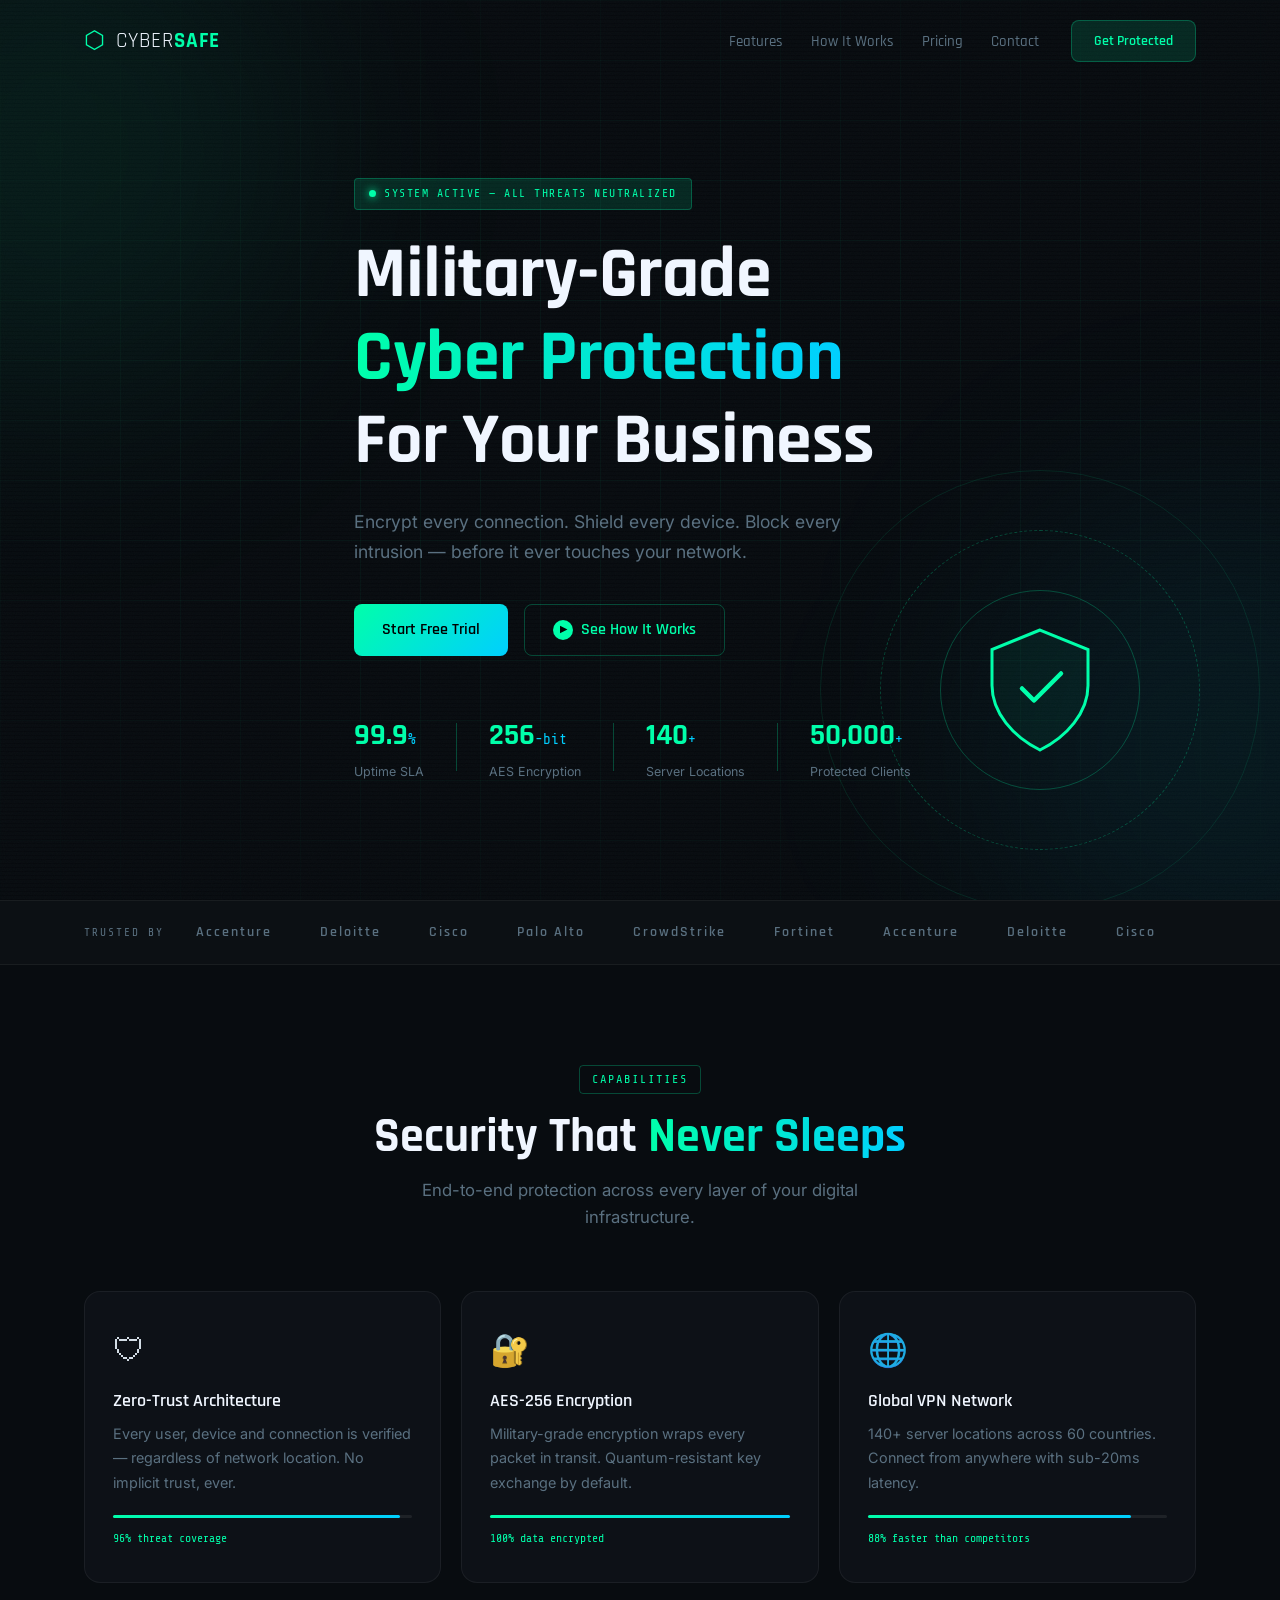
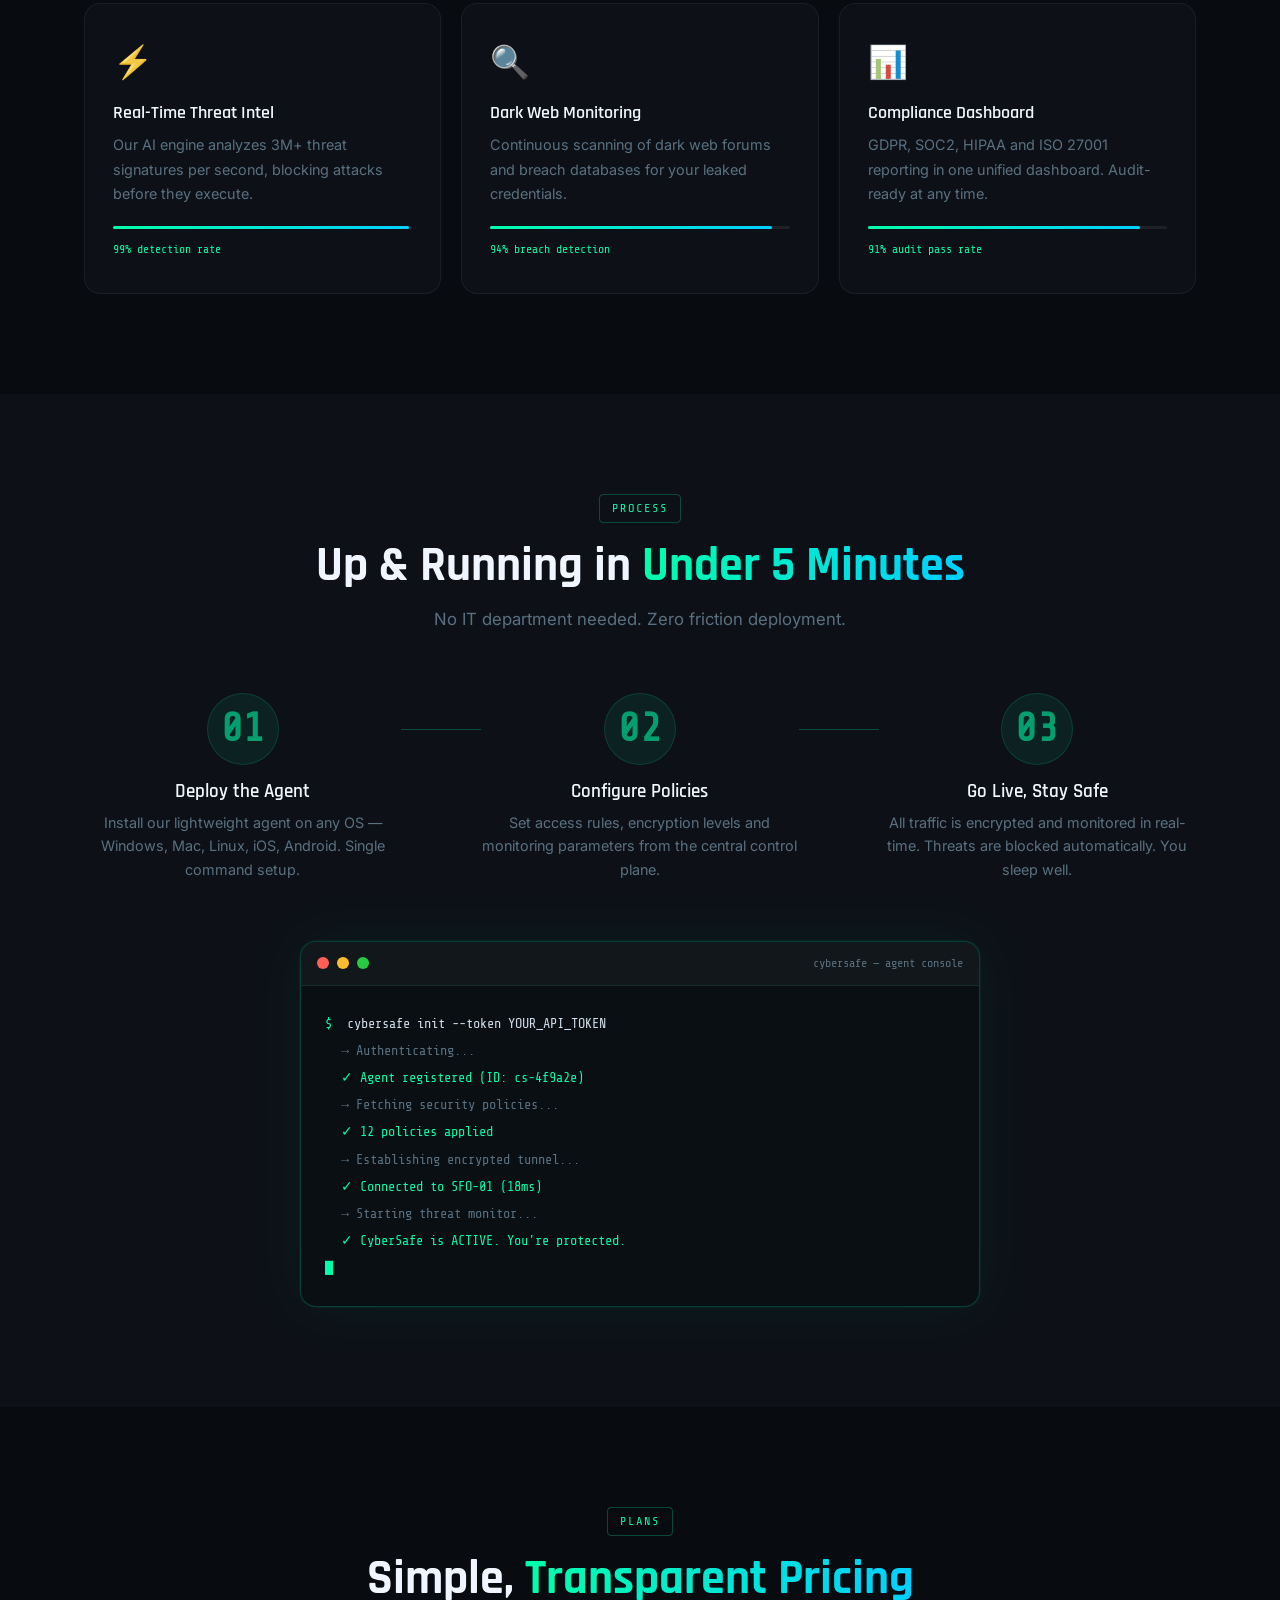
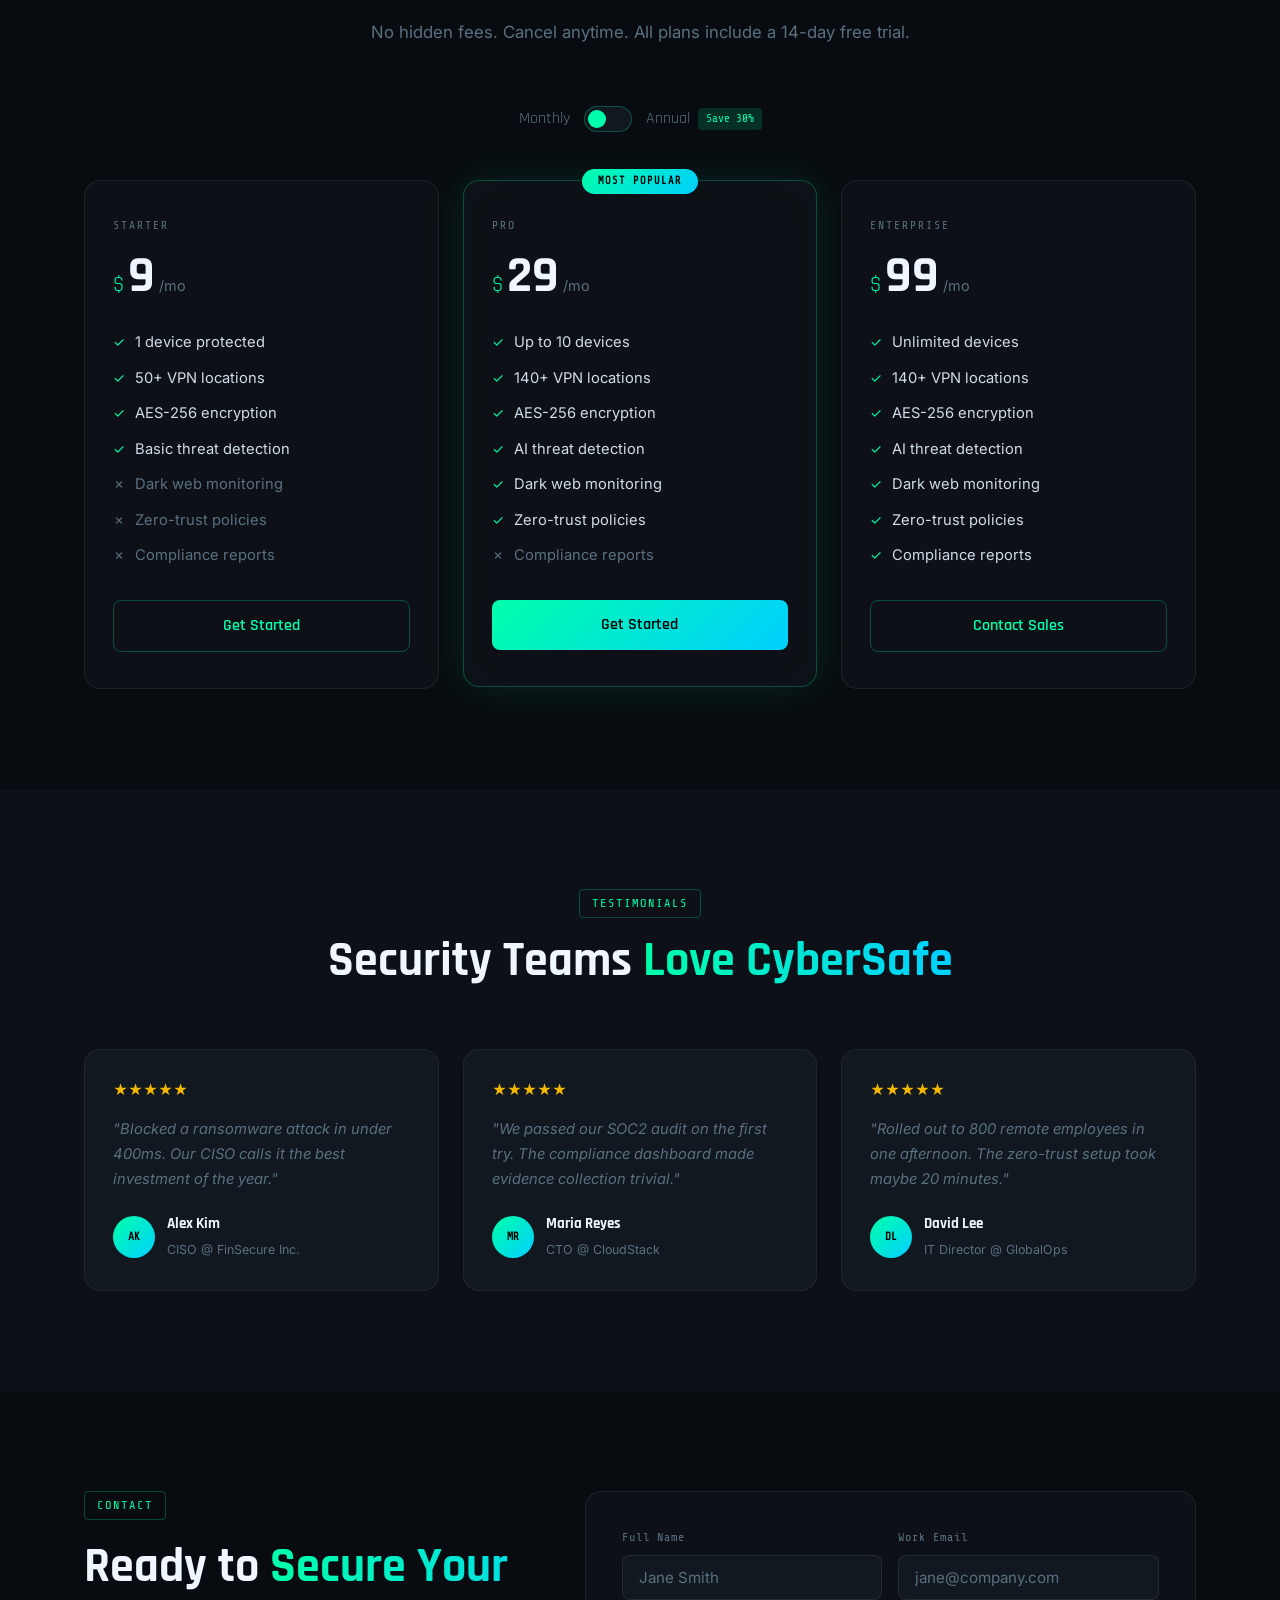
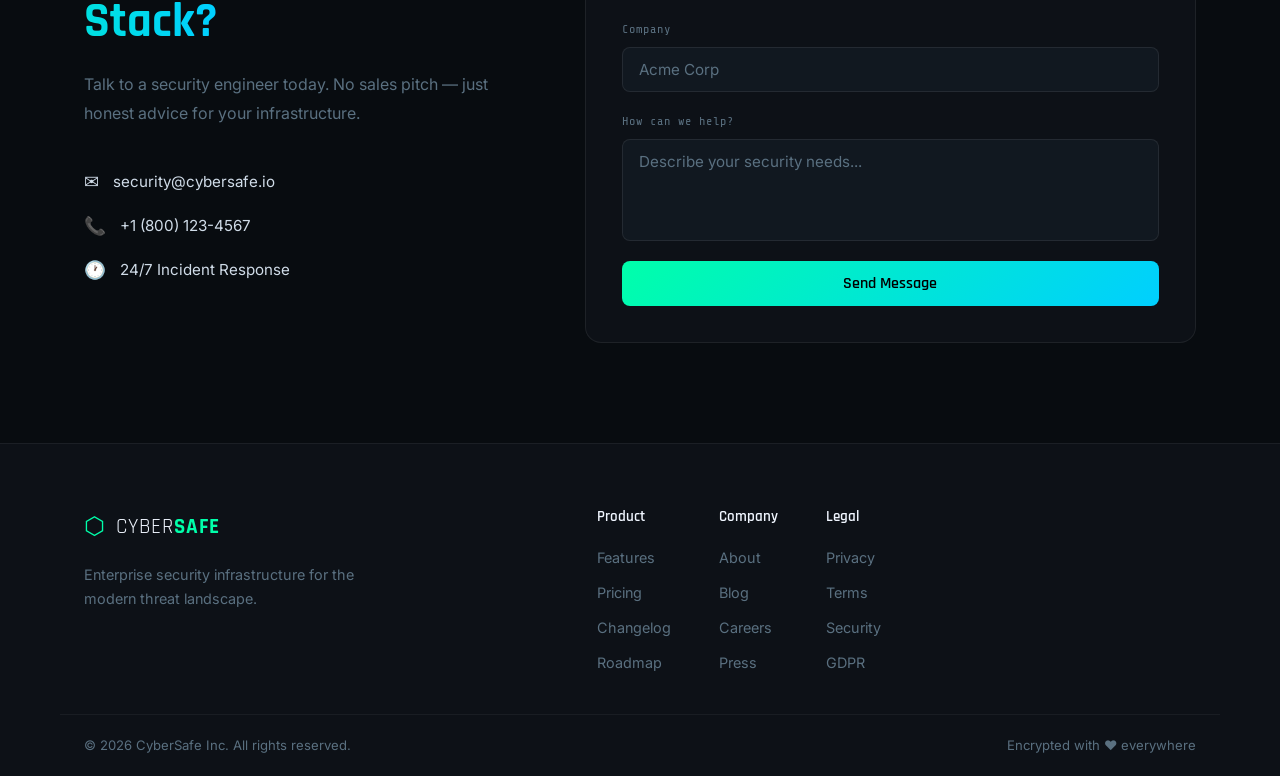
<file: docs/index.html>
<!DOCTYPE html>
<html lang="en">
<head>
  <meta charset="UTF-8" />
  <meta name="viewport" content="width=device-width, initial-scale=1.0"/>
  <title>CyberSafe — Enterprise Security & VPN</title>
  <link rel="preconnect" href="https://fonts.googleapis.com">
  <link href="https://fonts.googleapis.com/css2?family=Share+Tech+Mono&family=Rajdhani:wght@400;500;600;700&family=Inter:wght@300;400;500&display=swap" rel="stylesheet">
  <link rel="stylesheet" href="https://unpkg.com/aos@2.3.1/dist/aos.css"/>
  <link rel="stylesheet" href="style.css"/>
</head>
<body>

<!-- ░░ SCANLINE OVERLAY ░░ -->
<div class="scanlines"></div>
<div class="noise"></div>

<!-- ░░ NAV ░░ -->
<nav id="navbar">
  <div class="nav-inner">
    <a href="#" class="logo">
      <span class="logo-icon">⬡</span>
      <span>CYBER<strong>SAFE</strong></span>
    </a>
    <ul class="nav-links">
      <li><a href="#features">Features</a></li>
      <li><a href="#how">How It Works</a></li>
      <li><a href="#pricing">Pricing</a></li>
      <li><a href="#contact">Contact</a></li>
    </ul>
    <a href="#pricing" class="btn btn-nav">Get Protected</a>
    <button class="hamburger" id="hamburger" aria-label="Menu">
      <span></span><span></span><span></span>
    </button>
  </div>
  <div class="mobile-menu" id="mobileMenu">
    <a href="#features">Features</a>
    <a href="#how">How It Works</a>
    <a href="#pricing">Pricing</a>
    <a href="#contact">Contact</a>
    <a href="#pricing" class="btn btn-nav">Get Protected</a>
  </div>
</nav>

<!-- ░░ HERO ░░ -->
<section class="hero" id="hero">
  <div class="hero-grid"></div>
  <div class="hero-glow glow-left"></div>
  <div class="hero-glow glow-right"></div>

  <div class="container hero-content">
    <div class="hero-badge" data-aos="fade-down">
      <span class="badge-dot"></span> SYSTEM ACTIVE — ALL THREATS NEUTRALIZED
    </div>
    <h1 data-aos="fade-up" data-aos-delay="100">
      Military-Grade<br/>
      <span class="gradient-text">Cyber Protection</span><br/>
      For Your Business
    </h1>
    <p class="hero-sub" data-aos="fade-up" data-aos-delay="200">
      Encrypt every connection. Shield every device. Block every intrusion —
      before it ever touches your network.
    </p>
    <div class="hero-cta" data-aos="fade-up" data-aos-delay="300">
      <a href="#pricing" class="btn btn-primary">Start Free Trial</a>
      <a href="#how" class="btn btn-ghost">
        <span class="play-icon">▶</span> See How It Works
      </a>
    </div>
    <div class="hero-stats" data-aos="fade-up" data-aos-delay="400">
      <div class="stat"><span class="stat-num" data-count="99.9">0</span><span>%</span><p>Uptime SLA</p></div>
      <div class="stat-divider"></div>
      <div class="stat"><span class="stat-num" data-count="256">0</span><span>-bit</span><p>AES Encryption</p></div>
      <div class="stat-divider"></div>
      <div class="stat"><span class="stat-num" data-count="140">0</span><span>+</span><p>Server Locations</p></div>
      <div class="stat-divider"></div>
      <div class="stat"><span class="stat-num" data-count="50000">0</span><span>+</span><p>Protected Clients</p></div>
    </div>
  </div>

  <!-- Shield animation -->
  <div class="shield-wrap" data-aos="zoom-in" data-aos-delay="200">
    <div class="shield-rings">
      <div class="ring ring-1"></div>
      <div class="ring ring-2"></div>
      <div class="ring ring-3"></div>
    </div>
    <div class="shield-core">
      <svg viewBox="0 0 80 90" fill="none" xmlns="http://www.w3.org/2000/svg">
        <path d="M40 5L8 18V42C8 60 22 76 40 85C58 76 72 60 72 42V18L40 5Z" stroke="var(--neon)" stroke-width="2" fill="rgba(0,255,170,0.05)"/>
        <path d="M28 44L36 52L54 34" stroke="var(--neon)" stroke-width="3" stroke-linecap="round" stroke-linejoin="round"/>
      </svg>
      <div class="scan-line"></div>
    </div>
  </div>
</section>

<!-- ░░ TRUST BAR ░░ -->
<div class="trust-bar">
  <div class="container trust-inner">
    <span class="trust-label">TRUSTED BY</span>
    <div class="logos-scroll">
      <div class="logos-track">
        <span>Accenture</span><span>Deloitte</span><span>Cisco</span>
        <span>Palo Alto</span><span>CrowdStrike</span><span>Fortinet</span>
        <span>Accenture</span><span>Deloitte</span><span>Cisco</span>
        <span>Palo Alto</span><span>CrowdStrike</span><span>Fortinet</span>
      </div>
    </div>
  </div>
</div>

<!-- ░░ FEATURES ░░ -->
<section class="features" id="features">
  <div class="container">
    <div class="section-header" data-aos="fade-up">
      <span class="section-tag">CAPABILITIES</span>
      <h2>Security That <span class="gradient-text">Never Sleeps</span></h2>
      <p>End-to-end protection across every layer of your digital infrastructure.</p>
    </div>
    <div class="features-grid">
      <div class="feature-card" data-aos="fade-up" data-aos-delay="0">
        <div class="feat-icon">🛡</div>
        <h3>Zero-Trust Architecture</h3>
        <p>Every user, device and connection is verified — regardless of network location. No implicit trust, ever.</p>
        <div class="feat-bar"><div class="feat-bar-fill" style="width:96%"></div></div>
        <span class="feat-percent">96% threat coverage</span>
      </div>
      <div class="feature-card" data-aos="fade-up" data-aos-delay="80">
        <div class="feat-icon">🔐</div>
        <h3>AES-256 Encryption</h3>
        <p>Military-grade encryption wraps every packet in transit. Quantum-resistant key exchange by default.</p>
        <div class="feat-bar"><div class="feat-bar-fill" style="width:100%"></div></div>
        <span class="feat-percent">100% data encrypted</span>
      </div>
      <div class="feature-card" data-aos="fade-up" data-aos-delay="160">
        <div class="feat-icon">🌐</div>
        <h3>Global VPN Network</h3>
        <p>140+ server locations across 60 countries. Connect from anywhere with sub-20ms latency.</p>
        <div class="feat-bar"><div class="feat-bar-fill" style="width:88%"></div></div>
        <span class="feat-percent">88% faster than competitors</span>
      </div>
      <div class="feature-card" data-aos="fade-up" data-aos-delay="0">
        <div class="feat-icon">⚡</div>
        <h3>Real-Time Threat Intel</h3>
        <p>Our AI engine analyzes 3M+ threat signatures per second, blocking attacks before they execute.</p>
        <div class="feat-bar"><div class="feat-bar-fill" style="width:99%"></div></div>
        <span class="feat-percent">99% detection rate</span>
      </div>
      <div class="feature-card" data-aos="fade-up" data-aos-delay="80">
        <div class="feat-icon">🔍</div>
        <h3>Dark Web Monitoring</h3>
        <p>Continuous scanning of dark web forums and breach databases for your leaked credentials.</p>
        <div class="feat-bar"><div class="feat-bar-fill" style="width:94%"></div></div>
        <span class="feat-percent">94% breach detection</span>
      </div>
      <div class="feature-card" data-aos="fade-up" data-aos-delay="160">
        <div class="feat-icon">📊</div>
        <h3>Compliance Dashboard</h3>
        <p>GDPR, SOC2, HIPAA and ISO 27001 reporting in one unified dashboard. Audit-ready at any time.</p>
        <div class="feat-bar"><div class="feat-bar-fill" style="width:91%"></div></div>
        <span class="feat-percent">91% audit pass rate</span>
      </div>
    </div>
  </div>
</section>

<!-- ░░ HOW IT WORKS ░░ -->
<section class="how" id="how">
  <div class="container">
    <div class="section-header" data-aos="fade-up">
      <span class="section-tag">PROCESS</span>
      <h2>Up & Running in <span class="gradient-text">Under 5 Minutes</span></h2>
      <p>No IT department needed. Zero friction deployment.</p>
    </div>
    <div class="steps">
      <div class="step" data-aos="fade-right" data-aos-delay="0">
        <div class="step-num">01</div>
        <div class="step-content">
          <h3>Deploy the Agent</h3>
          <p>Install our lightweight agent on any OS — Windows, Mac, Linux, iOS, Android. Single command setup.</p>
        </div>
      </div>
      <div class="step-connector" data-aos="fade-up" data-aos-delay="100"></div>
      <div class="step" data-aos="fade-right" data-aos-delay="150">
        <div class="step-num">02</div>
        <div class="step-content">
          <h3>Configure Policies</h3>
          <p>Set access rules, encryption levels and monitoring parameters from the central control plane.</p>
        </div>
      </div>
      <div class="step-connector" data-aos="fade-up" data-aos-delay="250"></div>
      <div class="step" data-aos="fade-right" data-aos-delay="300">
        <div class="step-num">03</div>
        <div class="step-content">
          <h3>Go Live, Stay Safe</h3>
          <p>All traffic is encrypted and monitored in real-time. Threats are blocked automatically. You sleep well.</p>
        </div>
      </div>
    </div>

    <!-- Terminal mock -->
    <div class="terminal" data-aos="fade-up" data-aos-delay="100">
      <div class="terminal-header">
        <span class="dot red"></span>
        <span class="dot yellow"></span>
        <span class="dot green"></span>
        <span class="terminal-title">cybersafe — agent console</span>
      </div>
      <div class="terminal-body" id="terminalBody">
        <p><span class="t-prompt">$</span> cybersafe init --token YOUR_API_TOKEN</p>
        <p class="t-output">→ Authenticating...</p>
        <p class="t-output success">✓ Agent registered (ID: cs-4f9a2e)</p>
        <p class="t-output">→ Fetching security policies...</p>
        <p class="t-output success">✓ 12 policies applied</p>
        <p class="t-output">→ Establishing encrypted tunnel...</p>
        <p class="t-output success">✓ Connected to SFO-01 (18ms)</p>
        <p class="t-output">→ Starting threat monitor...</p>
        <p class="t-output success">✓ CyberSafe is ACTIVE. You're protected.</p>
        <span class="t-cursor">█</span>
      </div>
    </div>
  </div>
</section>

<!-- ░░ PRICING ░░ -->
<section class="pricing" id="pricing">
  <div class="container">
    <div class="section-header" data-aos="fade-up">
      <span class="section-tag">PLANS</span>
      <h2>Simple, <span class="gradient-text">Transparent Pricing</span></h2>
      <p>No hidden fees. Cancel anytime. All plans include a 14-day free trial.</p>
    </div>

    <div class="pricing-toggle" data-aos="fade-up" data-aos-delay="50">
      <span class="toggle-label" id="lblMonthly">Monthly</span>
      <label class="toggle-switch">
        <input type="checkbox" id="billingToggle">
        <span class="toggle-thumb"></span>
      </label>
      <span class="toggle-label" id="lblAnnual">Annual <em class="save-badge">Save 30%</em></span>
    </div>

    <div class="plans" data-aos="fade-up" data-aos-delay="100">
      <!-- Starter -->
      <div class="plan">
        <div class="plan-header">
          <span class="plan-tag">STARTER</span>
          <div class="plan-price">
            <span class="currency">$</span>
            <span class="amount" data-monthly="9" data-annual="6">9</span>
            <span class="period">/mo</span>
          </div>
        </div>
        <ul class="plan-features">
          <li><span class="check">✓</span> 1 device protected</li>
          <li><span class="check">✓</span> 50+ VPN locations</li>
          <li><span class="check">✓</span> AES-256 encryption</li>
          <li><span class="check">✓</span> Basic threat detection</li>
          <li><span class="muted">✗</span> Dark web monitoring</li>
          <li><span class="muted">✗</span> Zero-trust policies</li>
          <li><span class="muted">✗</span> Compliance reports</li>
        </ul>
        <a href="#contact" class="btn btn-ghost plan-btn">Get Started</a>
      </div>
      <!-- Pro (featured) -->
      <div class="plan plan-featured">
        <div class="plan-ribbon">MOST POPULAR</div>
        <div class="plan-header">
          <span class="plan-tag">PRO</span>
          <div class="plan-price">
            <span class="currency">$</span>
            <span class="amount" data-monthly="29" data-annual="20">29</span>
            <span class="period">/mo</span>
          </div>
        </div>
        <ul class="plan-features">
          <li><span class="check">✓</span> Up to 10 devices</li>
          <li><span class="check">✓</span> 140+ VPN locations</li>
          <li><span class="check">✓</span> AES-256 encryption</li>
          <li><span class="check">✓</span> AI threat detection</li>
          <li><span class="check">✓</span> Dark web monitoring</li>
          <li><span class="check">✓</span> Zero-trust policies</li>
          <li><span class="muted">✗</span> Compliance reports</li>
        </ul>
        <a href="#contact" class="btn btn-primary plan-btn">Get Started</a>
      </div>
      <!-- Enterprise -->
      <div class="plan">
        <div class="plan-header">
          <span class="plan-tag">ENTERPRISE</span>
          <div class="plan-price">
            <span class="currency">$</span>
            <span class="amount" data-monthly="99" data-annual="69">99</span>
            <span class="period">/mo</span>
          </div>
        </div>
        <ul class="plan-features">
          <li><span class="check">✓</span> Unlimited devices</li>
          <li><span class="check">✓</span> 140+ VPN locations</li>
          <li><span class="check">✓</span> AES-256 encryption</li>
          <li><span class="check">✓</span> AI threat detection</li>
          <li><span class="check">✓</span> Dark web monitoring</li>
          <li><span class="check">✓</span> Zero-trust policies</li>
          <li><span class="check">✓</span> Compliance reports</li>
        </ul>
        <a href="#contact" class="btn btn-ghost plan-btn">Contact Sales</a>
      </div>
    </div>
  </div>
</section>

<!-- ░░ TESTIMONIALS ░░ -->
<section class="testimonials">
  <div class="container">
    <div class="section-header" data-aos="fade-up">
      <span class="section-tag">TESTIMONIALS</span>
      <h2>Security Teams <span class="gradient-text">Love CyberSafe</span></h2>
    </div>
    <div class="testimonials-grid">
      <div class="testi-card" data-aos="fade-up" data-aos-delay="0">
        <div class="testi-stars">★★★★★</div>
        <p>"Blocked a ransomware attack in under 400ms. Our CISO calls it the best investment of the year."</p>
        <div class="testi-author">
          <div class="testi-avatar">AK</div>
          <div>
            <strong>Alex Kim</strong>
            <span>CISO @ FinSecure Inc.</span>
          </div>
        </div>
      </div>
      <div class="testi-card" data-aos="fade-up" data-aos-delay="100">
        <div class="testi-stars">★★★★★</div>
        <p>"We passed our SOC2 audit on the first try. The compliance dashboard made evidence collection trivial."</p>
        <div class="testi-author">
          <div class="testi-avatar">MR</div>
          <div>
            <strong>Maria Reyes</strong>
            <span>CTO @ CloudStack</span>
          </div>
        </div>
      </div>
      <div class="testi-card" data-aos="fade-up" data-aos-delay="200">
        <div class="testi-stars">★★★★★</div>
        <p>"Rolled out to 800 remote employees in one afternoon. The zero-trust setup took maybe 20 minutes."</p>
        <div class="testi-author">
          <div class="testi-avatar">DL</div>
          <div>
            <strong>David Lee</strong>
            <span>IT Director @ GlobalOps</span>
          </div>
        </div>
      </div>
    </div>
  </div>
</section>

<!-- ░░ CONTACT ░░ -->
<section class="contact" id="contact">
  <div class="container contact-wrap">
    <div class="contact-left" data-aos="fade-right">
      <span class="section-tag">CONTACT</span>
      <h2>Ready to <span class="gradient-text">Secure Your Stack?</span></h2>
      <p>Talk to a security engineer today. No sales pitch — just honest advice for your infrastructure.</p>
      <div class="contact-details">
        <div class="contact-item">
          <span class="c-icon">✉</span>
          <span>security@cybersafe.io</span>
        </div>
        <div class="contact-item">
          <span class="c-icon">📞</span>
          <span>+1 (800) 123-4567</span>
        </div>
        <div class="contact-item">
          <span class="c-icon">🕐</span>
          <span>24/7 Incident Response</span>
        </div>
      </div>
    </div>
    <form class="contact-form" data-aos="fade-left" onsubmit="handleSubmit(event)">
      <div class="form-row">
        <div class="form-group">
          <label for="name">Full Name</label>
          <input type="text" id="name" placeholder="Jane Smith" required/>
        </div>
        <div class="form-group">
          <label for="email">Work Email</label>
          <input type="email" id="email" placeholder="jane@company.com" required/>
        </div>
      </div>
      <div class="form-group">
        <label for="company">Company</label>
        <input type="text" id="company" placeholder="Acme Corp"/>
      </div>
      <div class="form-group">
        <label for="message">How can we help?</label>
        <textarea id="message" rows="4" placeholder="Describe your security needs..."></textarea>
      </div>
      <button type="submit" class="btn btn-primary full-btn">
        <span id="submitText">Send Message</span>
      </button>
      <div id="formSuccess" class="form-success hidden">
        ✓ Message received — we'll reach out within 2 hours.
      </div>
    </form>
  </div>
</section>

<!-- ░░ FOOTER ░░ -->
<footer class="footer">
  <div class="container footer-inner">
    <div class="footer-brand">
      <a href="#" class="logo">
        <span class="logo-icon">⬡</span>
        <span>CYBER<strong>SAFE</strong></span>
      </a>
      <p>Enterprise security infrastructure for the modern threat landscape.</p>
    </div>
    <div class="footer-links">
      <div class="footer-col">
        <h4>Product</h4>
        <a href="#">Features</a>
        <a href="#">Pricing</a>
        <a href="#">Changelog</a>
        <a href="#">Roadmap</a>
      </div>
      <div class="footer-col">
        <h4>Company</h4>
        <a href="#">About</a>
        <a href="#">Blog</a>
        <a href="#">Careers</a>
        <a href="#">Press</a>
      </div>
      <div class="footer-col">
        <h4>Legal</h4>
        <a href="#">Privacy</a>
        <a href="#">Terms</a>
        <a href="#">Security</a>
        <a href="#">GDPR</a>
      </div>
    </div>
  </div>
  <div class="footer-bottom">
    <span>© 2026 CyberSafe Inc. All rights reserved.</span>
    <span>Encrypted with ❤ everywhere</span>
  </div>
</footer>

<script src="https://unpkg.com/aos@2.3.1/dist/aos.js"></script>
<script src="script.js"></script>
</body>
</html>
</file>
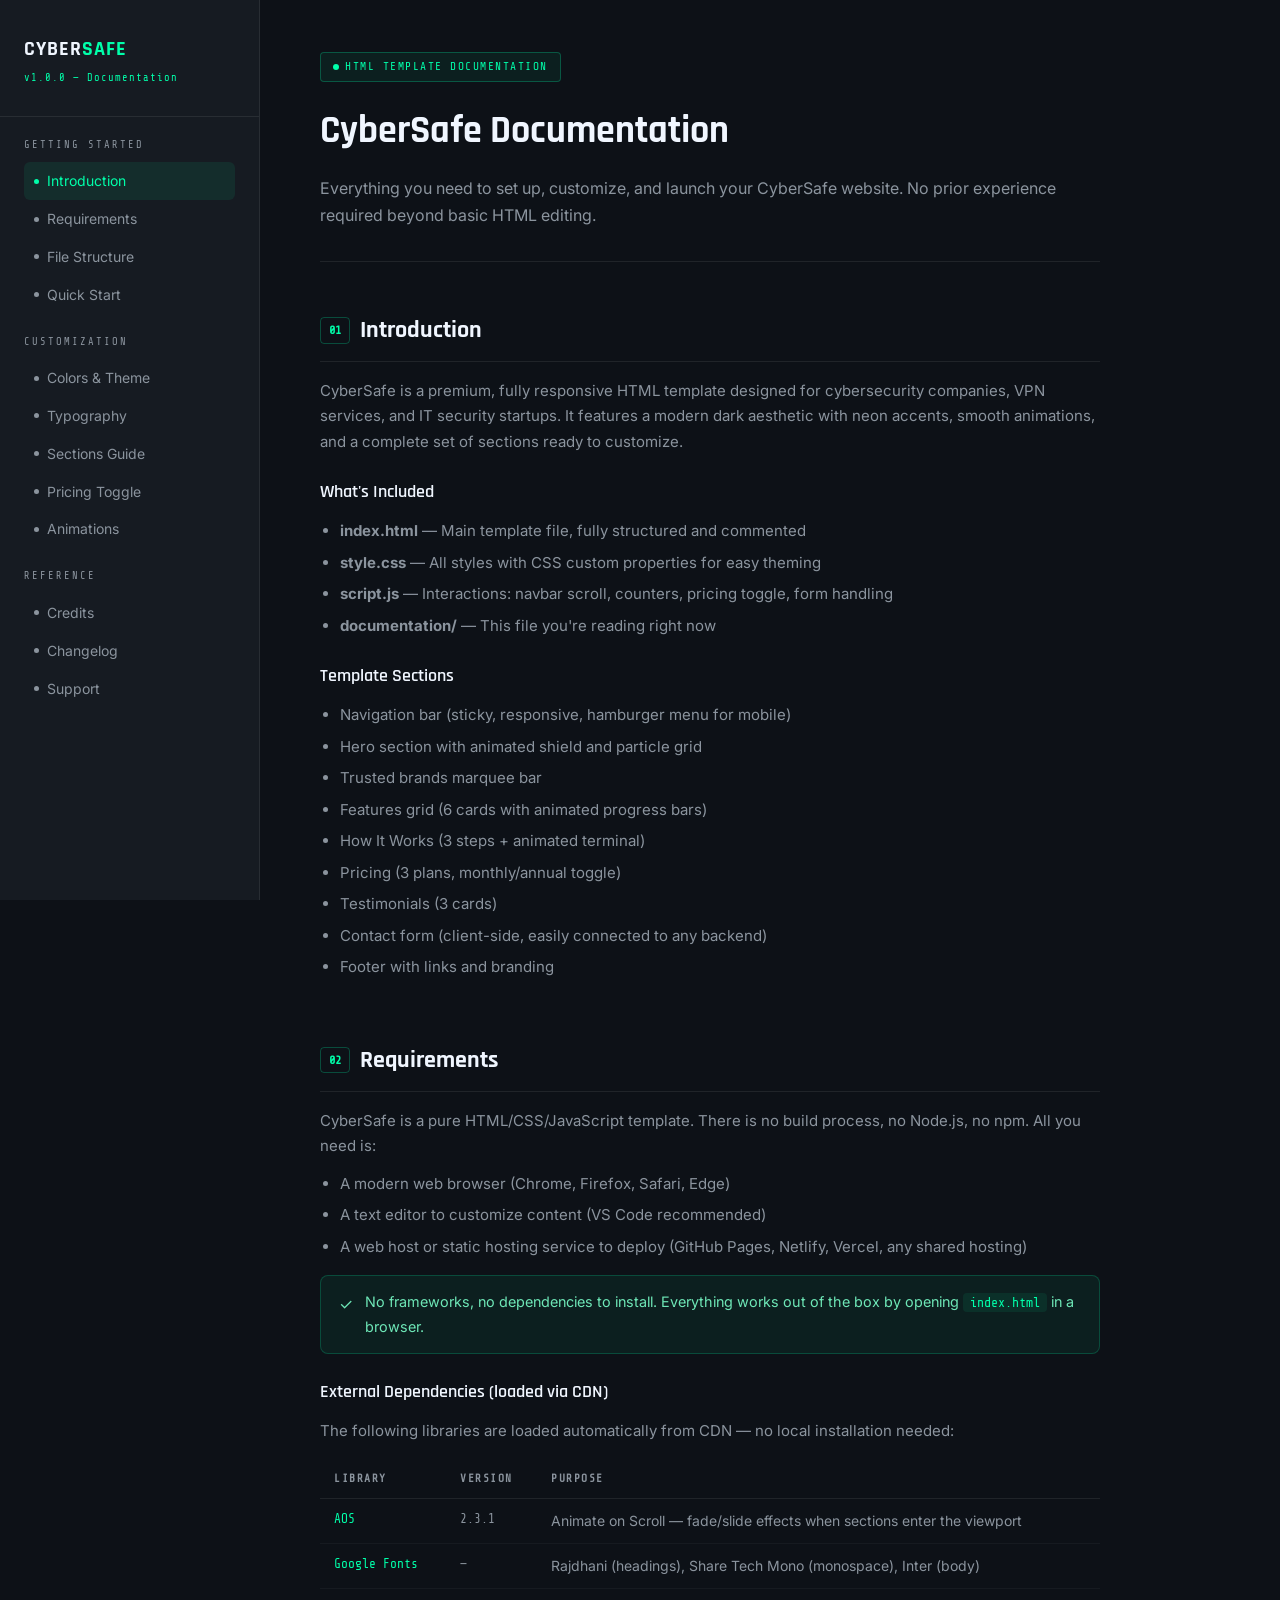
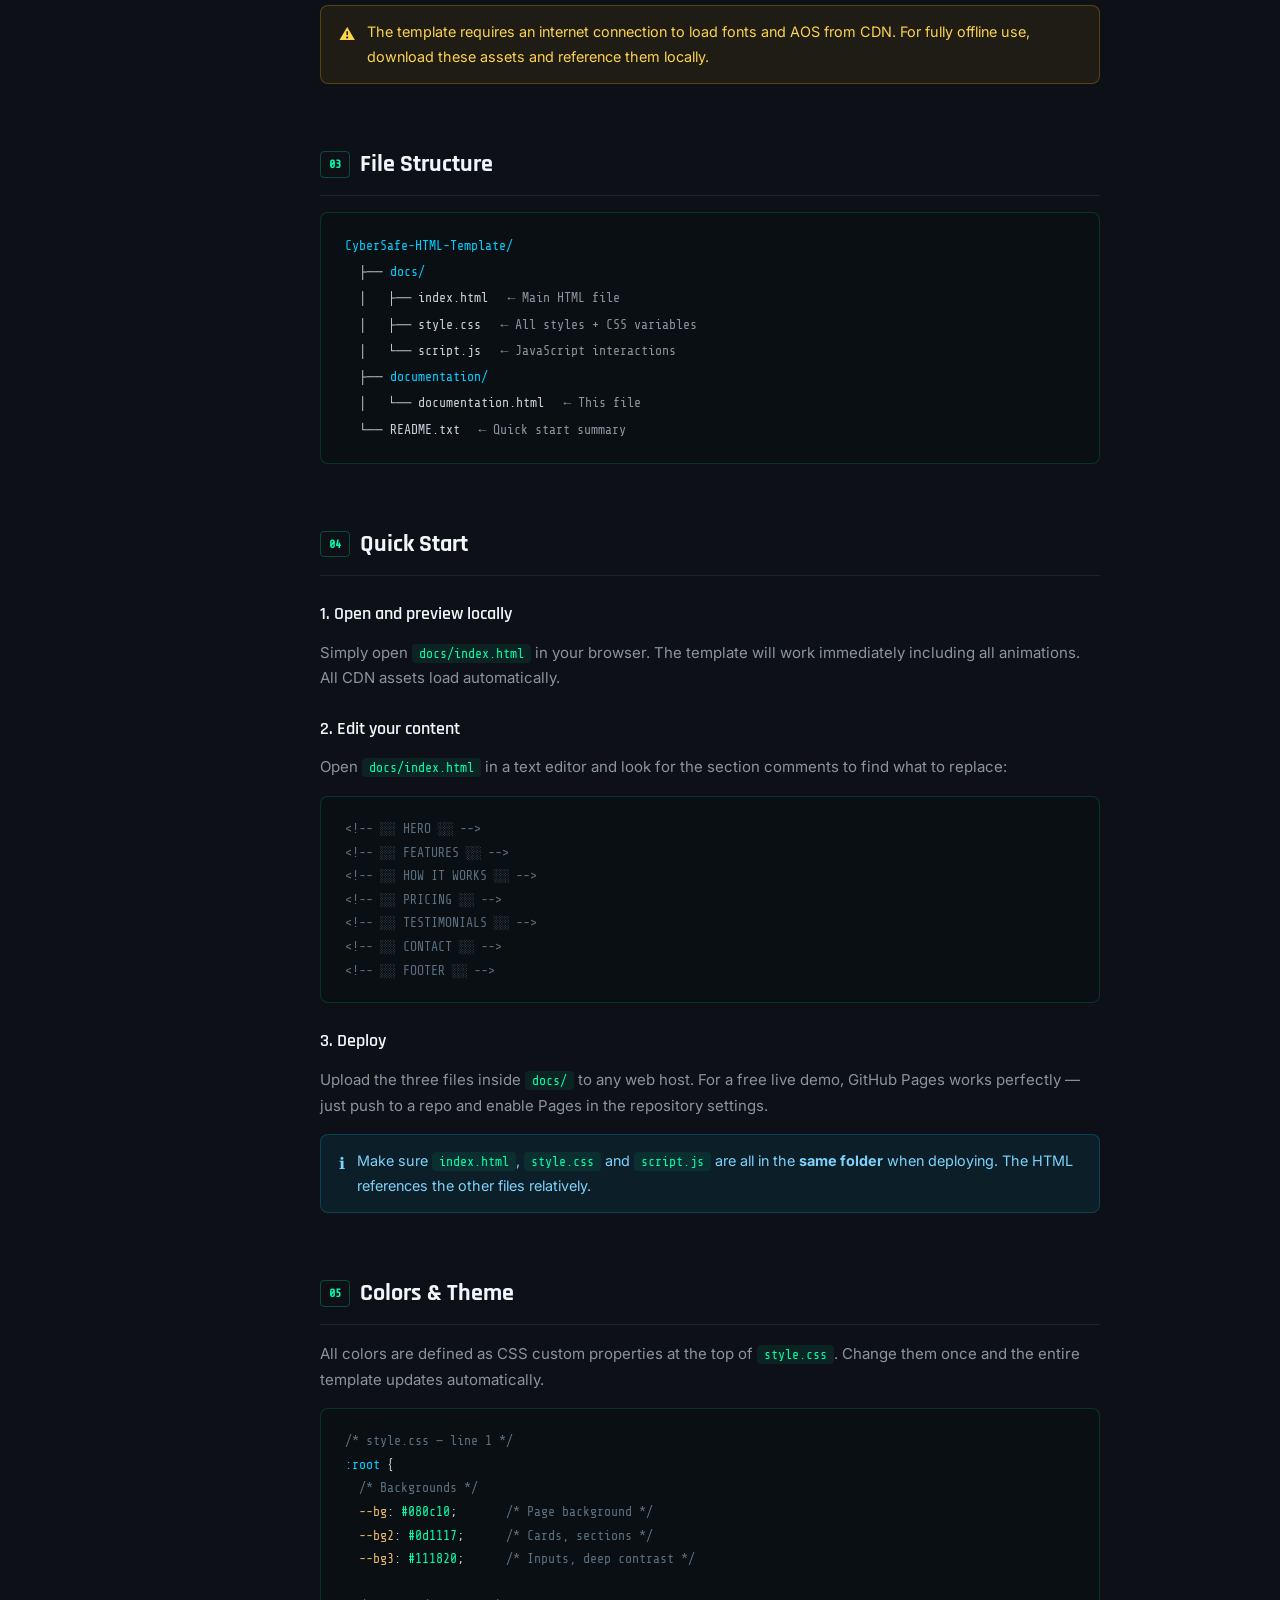
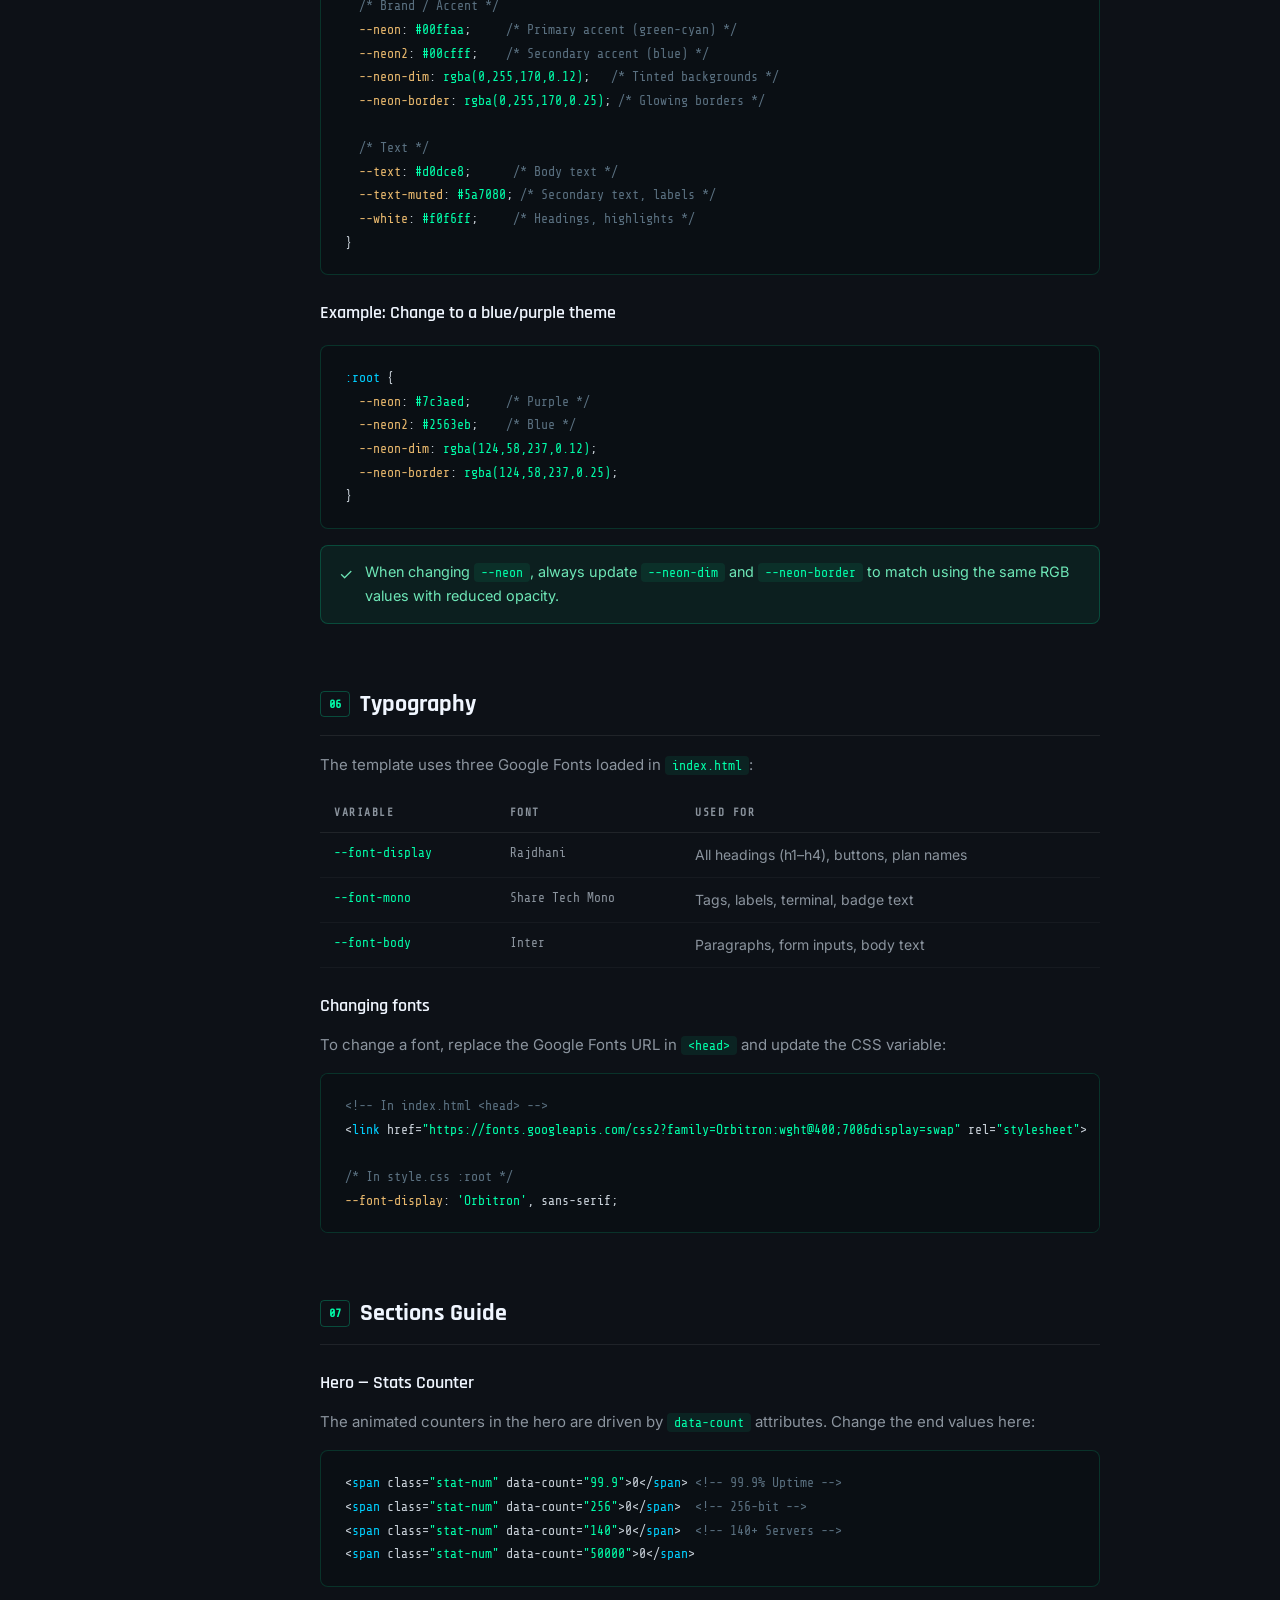
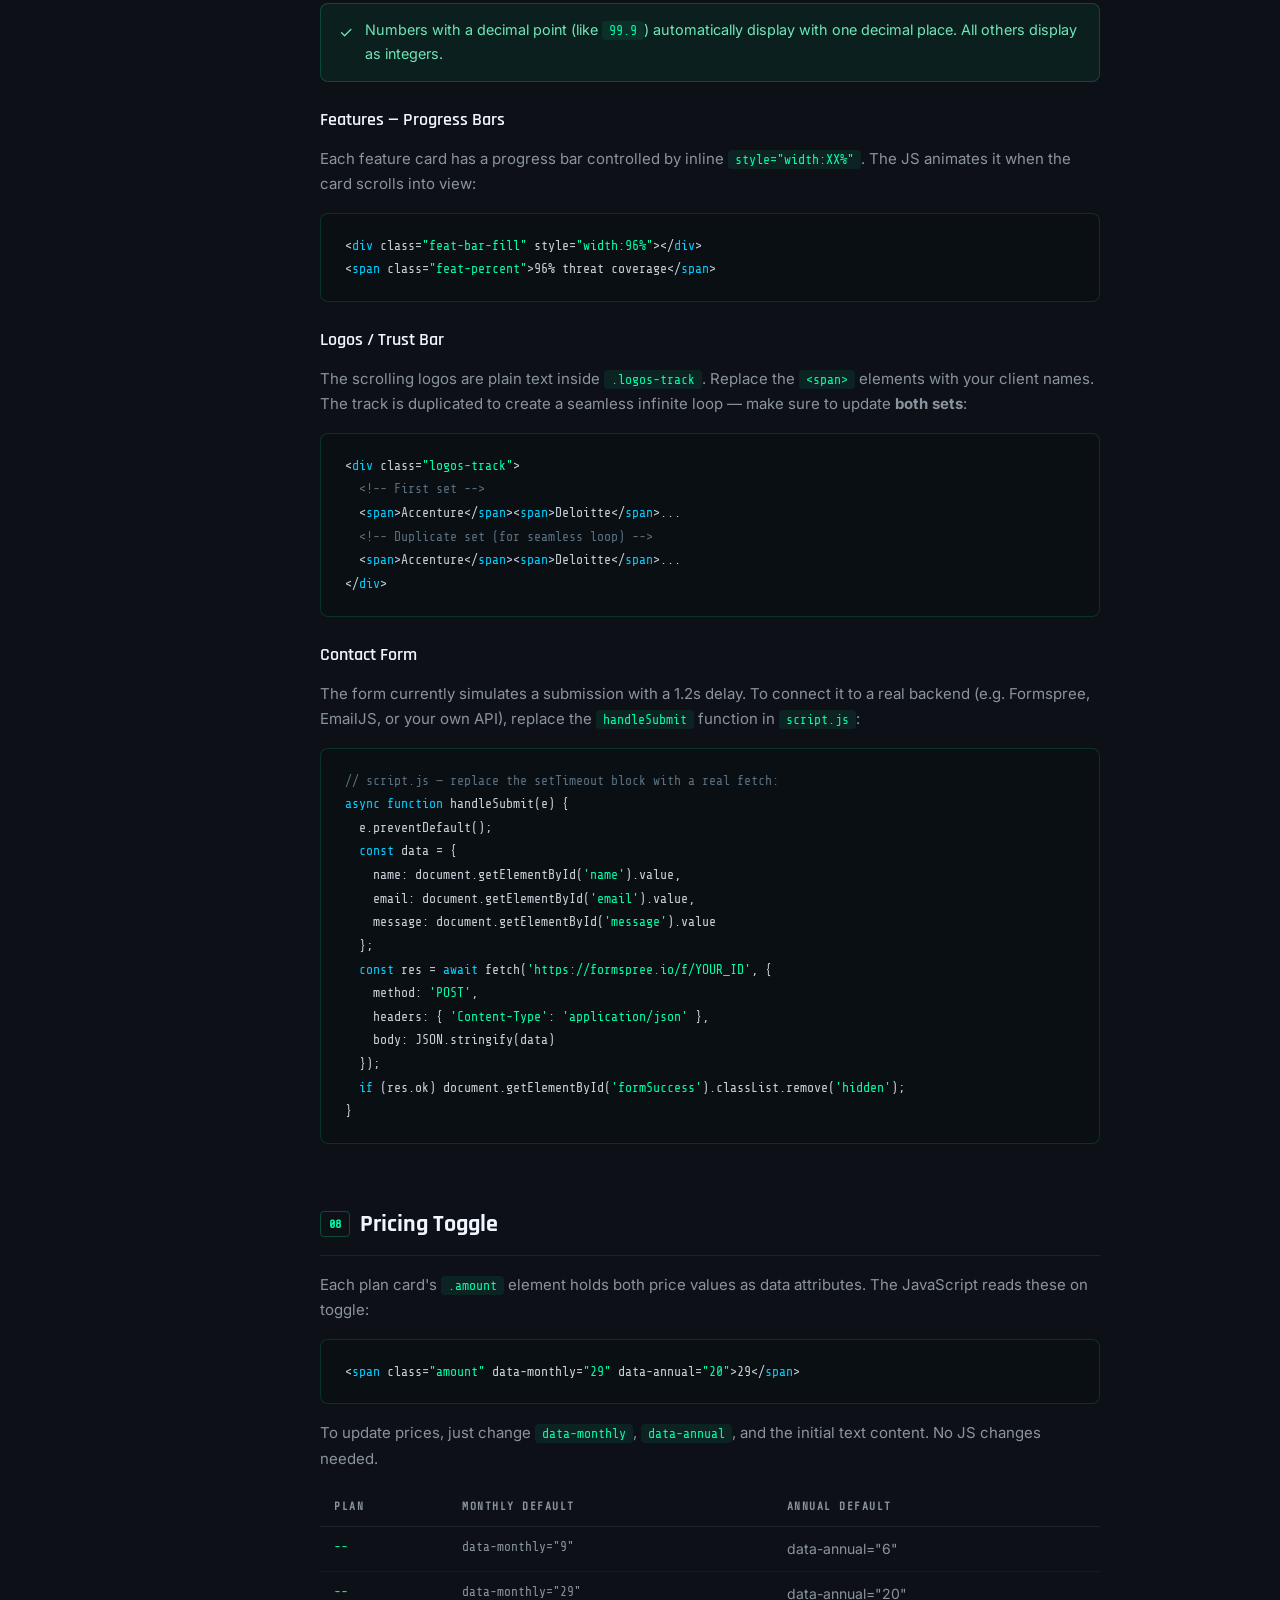
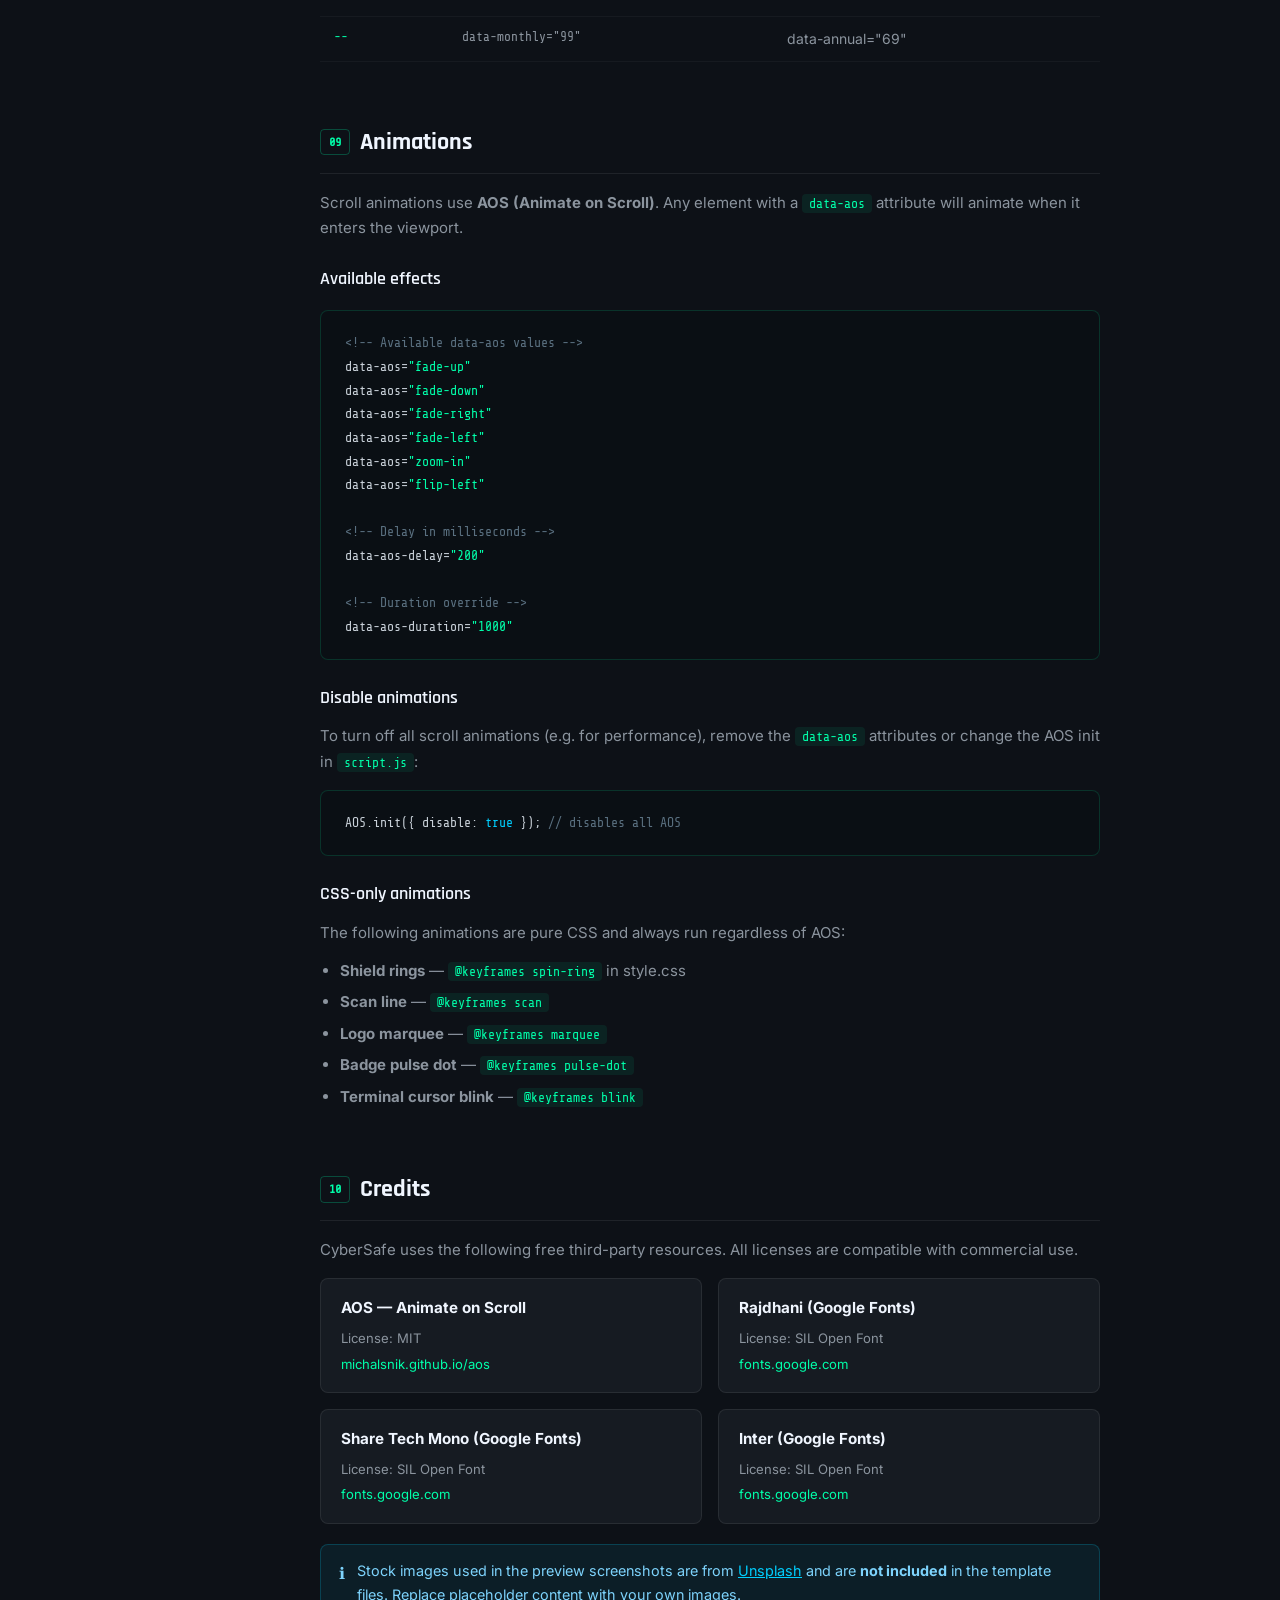
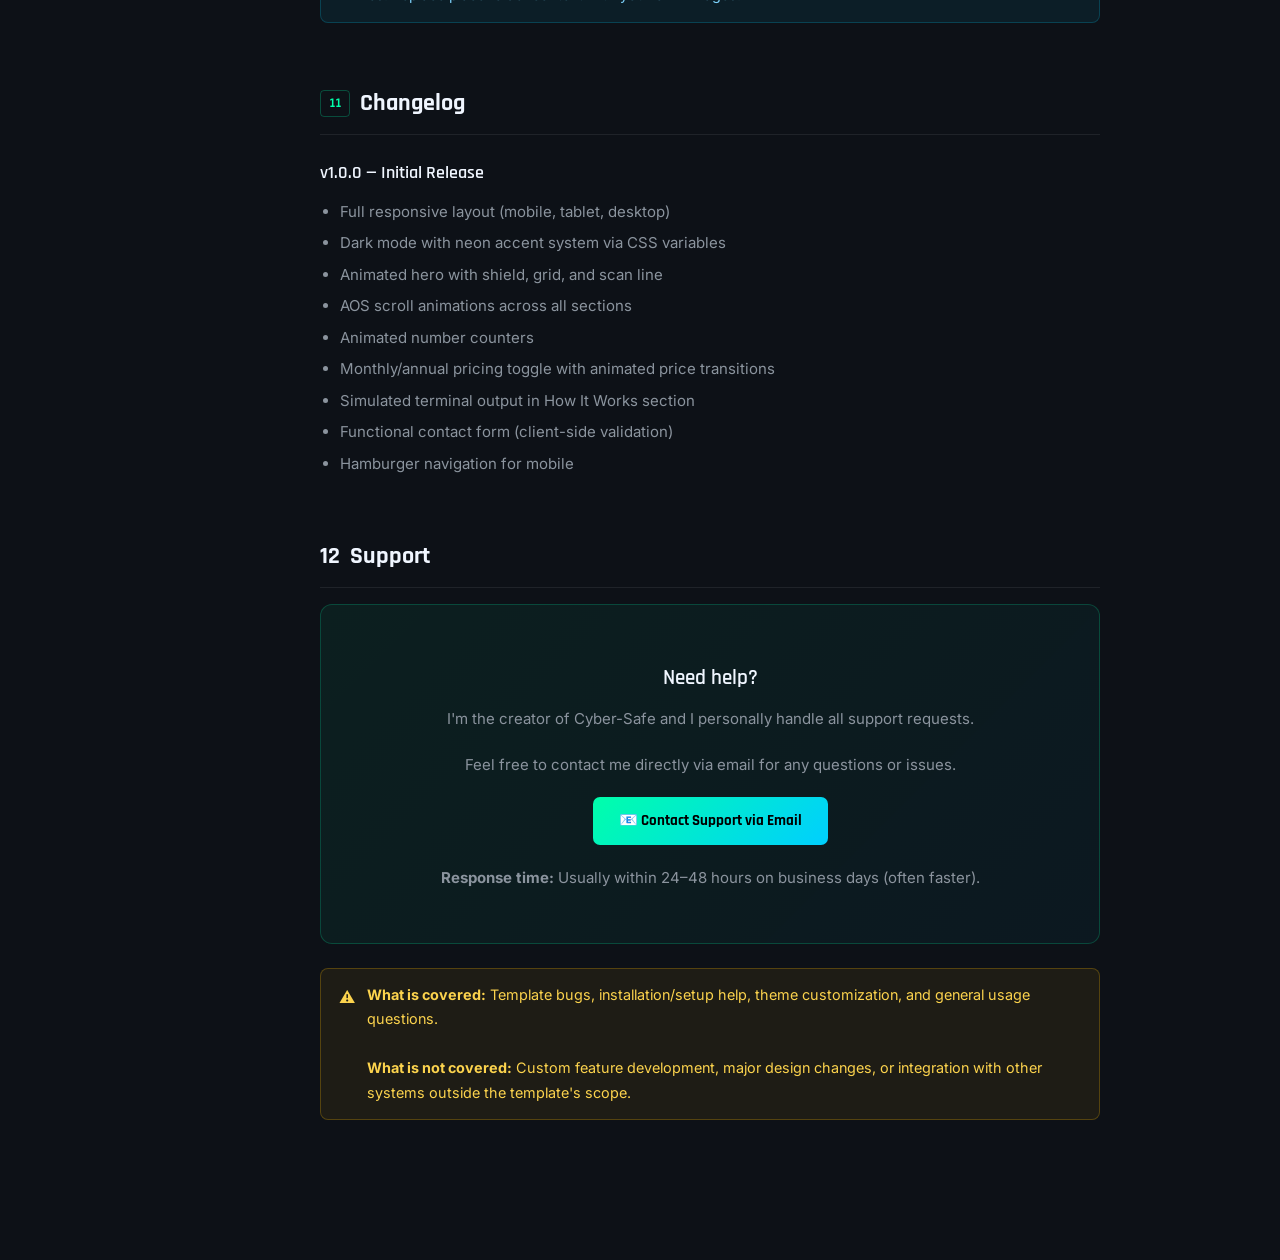
<file: documentation/documentation.html>
<!DOCTYPE html>
<html lang="en">
<head>
  <meta charset="UTF-8"/>
  <meta name="viewport" content="width=device-width, initial-scale=1.0"/>
  <title>CyberSafe — Documentation</title>
  <link rel="preconnect" href="https://fonts.googleapis.com">
  <link href="https://fonts.googleapis.com/css2?family=Rajdhani:wght@500;600;700&family=Inter:wght@300;400;500&family=Share+Tech+Mono&display=swap" rel="stylesheet">
  <style>
    :root {
      --bg: #0d1117;
      --bg2: #161b22;
      --border: rgba(255,255,255,0.08);
      --neon: #00ffaa;
      --neon2: #00cfff;
      --text: #c9d1d9;
      --text-muted: #8b949e;
      --white: #f0f6ff;
      --red: #ff3b5c;
      --yellow: #f5b800;
    }
    * { box-sizing: border-box; margin: 0; padding: 0; }
    html { scroll-behavior: smooth; }
    body {
      background: var(--bg);
      color: var(--text);
      font-family: 'Inter', sans-serif;
      font-size: 15px;
      line-height: 1.7;
      display: flex;
    }

    /* ── Sidebar ── */
    .sidebar {
      width: 260px; min-height: 100vh;
      background: var(--bg2);
      border-right: 1px solid var(--border);
      padding: 32px 0;
      position: fixed; top: 0; left: 0;
      overflow-y: auto;
    }
    .sidebar-logo {
      padding: 0 24px 28px;
      border-bottom: 1px solid var(--border);
      margin-bottom: 20px;
      font-family: 'Rajdhani', sans-serif;
      font-size: 1.25rem; font-weight: 700;
      color: var(--white); letter-spacing: 1px;
    }
    .sidebar-logo span { color: var(--neon); }
    .sidebar-version {
      font-family: 'Share Tech Mono', monospace;
      font-size: 0.65rem; color: var(--text-muted);
      display: block; margin-top: 4px; font-weight: 400;
    }
    .nav-section { padding: 0 24px; margin-bottom: 8px; }
    .nav-section-title {
      font-family: 'Share Tech Mono', monospace;
      font-size: 0.65rem; letter-spacing: 2px;
      color: var(--text-muted); text-transform: uppercase;
      margin-bottom: 8px; margin-top: 20px;
    }
    .nav-section a {
      display: flex; align-items: center; gap: 8px;
      padding: 7px 10px; border-radius: 6px;
      color: var(--text-muted); text-decoration: none;
      font-size: 0.875rem; transition: all 0.2s;
    }
    .nav-section a:hover, .nav-section a.active {
      background: rgba(0,255,170,0.08);
      color: var(--neon);
    }
    .nav-section a .dot {
      width: 5px; height: 5px; border-radius: 50%;
      background: currentColor; flex-shrink: 0;
    }

    /* ── Main content ── */
    .main {
      margin-left: 260px; flex: 1;
      padding: 52px 60px 80px;
      max-width: 900px;
    }

    /* ── Page header ── */
    .page-header {
      border-bottom: 1px solid var(--border);
      padding-bottom: 32px; margin-bottom: 48px;
    }
    .page-header .badge {
      display: inline-flex; align-items: center; gap: 6px;
      font-family: 'Share Tech Mono', monospace; font-size: 0.7rem;
      letter-spacing: 1.5px; color: var(--neon);
      border: 1px solid rgba(0,255,170,0.25);
      padding: 4px 12px; border-radius: 4px;
      background: rgba(0,255,170,0.06);
      margin-bottom: 16px;
    }
    .badge-dot {
      width: 6px; height: 6px; border-radius: 50%;
      background: var(--neon);
    }
    .page-header h1 {
      font-family: 'Rajdhani', sans-serif;
      font-size: 2.4rem; font-weight: 700;
      color: var(--white); margin-bottom: 12px;
    }
    .page-header p { color: var(--text-muted); font-size: 1rem; }

    /* ── Sections ── */
    .doc-section { margin-bottom: 60px; scroll-margin-top: 32px; }
    .doc-section h2 {
      font-family: 'Rajdhani', sans-serif;
      font-size: 1.5rem; font-weight: 700;
      color: var(--white); margin-bottom: 16px;
      padding-bottom: 10px;
      border-bottom: 1px solid var(--border);
      display: flex; align-items: center; gap: 10px;
    }
    .doc-section h2 .section-num {
      font-family: 'Share Tech Mono', monospace;
      font-size: 0.75rem; color: var(--neon);
      border: 1px solid rgba(0,255,170,0.25);
      padding: 2px 8px; border-radius: 4px;
    }
    .doc-section h3 {
      font-family: 'Rajdhani', sans-serif;
      font-size: 1.1rem; font-weight: 600;
      color: var(--white); margin: 24px 0 10px;
    }
    .doc-section p { color: var(--text-muted); margin-bottom: 12px; }
    .doc-section ul, .doc-section ol {
      padding-left: 20px; color: var(--text-muted); margin-bottom: 12px;
    }
    .doc-section li { margin-bottom: 6px; }

    /* ── Code blocks ── */
    pre {
      background: #0a0f14;
      border: 1px solid rgba(0,255,170,0.15);
      border-radius: 8px; padding: 20px 24px;
      overflow-x: auto; margin: 16px 0;
      font-family: 'Share Tech Mono', monospace;
      font-size: 0.82rem; line-height: 1.8;
      color: var(--text);
    }
    code {
      font-family: 'Share Tech Mono', monospace;
      font-size: 0.82rem;
      background: rgba(0,255,170,0.08);
      color: var(--neon);
      padding: 2px 7px; border-radius: 4px;
    }
    pre code { background: none; padding: 0; color: var(--text); }
    .comment { color: #5a7080; }
    .keyword { color: var(--neon2); }
    .string { color: var(--neon); }
    .property { color: #e8b86d; }

    /* ── File tree ── */
    .file-tree {
      background: #0a0f14;
      border: 1px solid rgba(0,255,170,0.15);
      border-radius: 8px; padding: 20px 24px;
      font-family: 'Share Tech Mono', monospace;
      font-size: 0.82rem; line-height: 2;
      margin: 16px 0;
    }
    .file-tree .folder { color: var(--neon2); }
    .file-tree .file { color: var(--text); }
    .file-tree .desc { color: var(--text-muted); margin-left: 12px; }

    /* ── Variables table ── */
    table {
      width: 100%; border-collapse: collapse; margin: 16px 0;
      font-size: 0.875rem;
    }
    th {
      font-family: 'Share Tech Mono', monospace; font-size: 0.7rem;
      letter-spacing: 1.5px; text-transform: uppercase;
      color: var(--text-muted); text-align: left;
      padding: 10px 14px; border-bottom: 1px solid var(--border);
    }
    td {
      padding: 10px 14px; border-bottom: 1px solid rgba(255,255,255,0.04);
      vertical-align: top;
    }
    td:first-child { font-family: 'Share Tech Mono', monospace; color: var(--neon); font-size: 0.8rem; }
    td:nth-child(2) { color: var(--text-muted); font-family: 'Share Tech Mono', monospace; font-size: 0.8rem; }
    td:nth-child(3) { color: var(--text-muted); }
    tr:hover td { background: rgba(255,255,255,0.02); }

    /* ── Info / Warning boxes ── */
    .callout {
      display: flex; gap: 12px; align-items: flex-start;
      padding: 14px 18px; border-radius: 8px; margin: 16px 0;
      font-size: 0.9rem;
    }
    .callout-icon { font-size: 1rem; flex-shrink: 0; margin-top: 1px; }
    .callout.info { background: rgba(0,207,255,0.07); border: 1px solid rgba(0,207,255,0.2); color: #7dd3fc; }
    .callout.tip { background: rgba(0,255,170,0.06); border: 1px solid rgba(0,255,170,0.2); color: #6ee7b7; }
    .callout.warning { background: rgba(245,184,0,0.07); border: 1px solid rgba(245,184,0,0.25); color: #fcd34d; }

    /* ── Credits ── */
    .credits-grid {
      display: grid; grid-template-columns: repeat(2, 1fr); gap: 16px; margin-top: 16px;
    }
    .credit-card {
      background: var(--bg2); border: 1px solid var(--border);
      border-radius: 8px; padding: 16px 20px;
    }
    .credit-card strong { display: block; color: var(--white); margin-bottom: 4px; font-size: 0.95rem; }
    .credit-card span { color: var(--text-muted); font-size: 0.82rem; }
    .credit-card a { color: var(--neon); text-decoration: none; }
    .credit-card a:hover { text-decoration: underline; }

    /* ── Support ── */
    .support-box {
      background: linear-gradient(135deg, rgba(0,255,170,0.06), rgba(0,207,255,0.04));
      border: 1px solid rgba(0,255,170,0.2);
      border-radius: 12px; padding: 32px;
      text-align: center; margin-top: 16px;
    }
    .support-box h3 { color: var(--white); font-family: 'Rajdhani', sans-serif; font-size: 1.3rem; margin-bottom: 10px; }
    .support-box p { color: var(--text-muted); margin-bottom: 20px; }
    .support-btn {
      display: inline-flex; align-items: center; gap: 8px;
      background: linear-gradient(135deg, var(--neon), var(--neon2));
      color: #000; font-family: 'Rajdhani', sans-serif; font-weight: 700;
      padding: 11px 26px; border-radius: 7px; text-decoration: none;
      font-size: 0.95rem;
    }

    /* Responsive */
    @media (max-width: 768px) {
      .sidebar { display: none; }
      .main { margin-left: 0; padding: 32px 24px 60px; }
      .credits-grid { grid-template-columns: 1fr; }
    }
  </style>
</head>
<body>

<!-- ░░ SIDEBAR ░░ -->
<aside class="sidebar">
  <div class="sidebar-logo">
    CYBER<span>SAFE</span>
    <span class="sidebar-version">v1.0.0 — Documentation</span>
  </div>
  <div class="nav-section">
    <div class="nav-section-title">Getting Started</div>
    <a href="#intro" class="active"><span class="dot"></span> Introduction</a>
    <a href="#requirements"><span class="dot"></span> Requirements</a>
    <a href="#structure"><span class="dot"></span> File Structure</a>
    <a href="#quickstart"><span class="dot"></span> Quick Start</a>
  </div>
  <div class="nav-section">
    <div class="nav-section-title">Customization</div>
    <a href="#colors"><span class="dot"></span> Colors & Theme</a>
    <a href="#typography"><span class="dot"></span> Typography</a>
    <a href="#sections"><span class="dot"></span> Sections Guide</a>
    <a href="#pricing-toggle"><span class="dot"></span> Pricing Toggle</a>
    <a href="#animations"><span class="dot"></span> Animations</a>
  </div>
  <div class="nav-section">
    <div class="nav-section-title">Reference</div>
    <a href="#credits"><span class="dot"></span> Credits</a>
    <a href="#changelog"><span class="dot"></span> Changelog</a>
    <a href="#support"><span class="dot"></span> Support</a>
  </div>
</aside>

<!-- ░░ MAIN ░░ -->
<main class="main">

  <!-- Header -->
  <div class="page-header">
    <div class="badge"><span class="badge-dot"></span> HTML TEMPLATE DOCUMENTATION</div>
    <h1>CyberSafe Documentation</h1>
    <p>Everything you need to set up, customize, and launch your CyberSafe website. No prior experience required beyond basic HTML editing.</p>
  </div>

  <!-- 1. Introduction -->
  <section class="doc-section" id="intro">
    <h2><span class="section-num">01</span> Introduction</h2>
    <p>CyberSafe is a premium, fully responsive HTML template designed for cybersecurity companies, VPN services, and IT security startups. It features a modern dark aesthetic with neon accents, smooth animations, and a complete set of sections ready to customize.</p>
    <h3>What's Included</h3>
    <ul>
      <li><strong>index.html</strong> — Main template file, fully structured and commented</li>
      <li><strong>style.css</strong> — All styles with CSS custom properties for easy theming</li>
      <li><strong>script.js</strong> — Interactions: navbar scroll, counters, pricing toggle, form handling</li>
      <li><strong>documentation/</strong> — This file you're reading right now</li>
    </ul>
    <h3>Template Sections</h3>
    <ul>
      <li>Navigation bar (sticky, responsive, hamburger menu for mobile)</li>
      <li>Hero section with animated shield and particle grid</li>
      <li>Trusted brands marquee bar</li>
      <li>Features grid (6 cards with animated progress bars)</li>
      <li>How It Works (3 steps + animated terminal)</li>
      <li>Pricing (3 plans, monthly/annual toggle)</li>
      <li>Testimonials (3 cards)</li>
      <li>Contact form (client-side, easily connected to any backend)</li>
      <li>Footer with links and branding</li>
    </ul>
  </section>

  <!-- 2. Requirements -->
  <section class="doc-section" id="requirements">
    <h2><span class="section-num">02</span> Requirements</h2>
    <p>CyberSafe is a pure HTML/CSS/JavaScript template. There is no build process, no Node.js, no npm. All you need is:</p>
    <ul>
      <li>A modern web browser (Chrome, Firefox, Safari, Edge)</li>
      <li>A text editor to customize content (VS Code recommended)</li>
      <li>A web host or static hosting service to deploy (GitHub Pages, Netlify, Vercel, any shared hosting)</li>
    </ul>
    <div class="callout tip">
      <span class="callout-icon">✓</span>
      <span>No frameworks, no dependencies to install. Everything works out of the box by opening <code>index.html</code> in a browser.</span>
    </div>
    <h3>External Dependencies (loaded via CDN)</h3>
    <p>The following libraries are loaded automatically from CDN — no local installation needed:</p>
    <table>
      <tr><th>Library</th><th>Version</th><th>Purpose</th></tr>
      <tr><td>AOS</td><td>2.3.1</td><td>Animate on Scroll — fade/slide effects when sections enter the viewport</td></tr>
      <tr><td>Google Fonts</td><td>—</td><td>Rajdhani (headings), Share Tech Mono (monospace), Inter (body)</td></tr>
    </table>
    <div class="callout warning">
      <span class="callout-icon">⚠</span>
      <span>The template requires an internet connection to load fonts and AOS from CDN. For fully offline use, download these assets and reference them locally.</span>
    </div>
  </section>

  <!-- 3. File Structure -->
  <section class="doc-section" id="structure">
    <h2><span class="section-num">03</span> File Structure</h2>
    <div class="file-tree">
      <div><span class="folder">CyberSafe-HTML-Template/</span></div>
      <div>&nbsp;&nbsp;├── <span class="folder">docs/</span></div>
      <div>&nbsp;&nbsp;│&nbsp;&nbsp;&nbsp;├── <span class="file">index.html</span> <span class="desc">← Main HTML file</span></div>
      <div>&nbsp;&nbsp;│&nbsp;&nbsp;&nbsp;├── <span class="file">style.css</span> <span class="desc">← All styles + CSS variables</span></div>
      <div>&nbsp;&nbsp;│&nbsp;&nbsp;&nbsp;└── <span class="file">script.js</span> <span class="desc">← JavaScript interactions</span></div>
      <div>&nbsp;&nbsp;├── <span class="folder">documentation/</span></div>
      <div>&nbsp;&nbsp;│&nbsp;&nbsp;&nbsp;└── <span class="file">documentation.html</span> <span class="desc">← This file</span></div>
      <div>&nbsp;&nbsp;└── <span class="file">README.txt</span> <span class="desc">← Quick start summary</span></div>
    </div>
  </section>

  <!-- 4. Quick Start -->
  <section class="doc-section" id="quickstart">
    <h2><span class="section-num">04</span> Quick Start</h2>
    <h3>1. Open and preview locally</h3>
    <p>Simply open <code>docs/index.html</code> in your browser. The template will work immediately including all animations. All CDN assets load automatically.</p>
    <h3>2. Edit your content</h3>
    <p>Open <code>docs/index.html</code> in a text editor and look for the section comments to find what to replace:</p>
    <pre><span class="comment">&lt;!-- ░░ HERO ░░ --&gt;</span>
<span class="comment">&lt;!-- ░░ FEATURES ░░ --&gt;</span>
<span class="comment">&lt;!-- ░░ HOW IT WORKS ░░ --&gt;</span>
<span class="comment">&lt;!-- ░░ PRICING ░░ --&gt;</span>
<span class="comment">&lt;!-- ░░ TESTIMONIALS ░░ --&gt;</span>
<span class="comment">&lt;!-- ░░ CONTACT ░░ --&gt;</span>
<span class="comment">&lt;!-- ░░ FOOTER ░░ --&gt;</span></pre>
    <h3>3. Deploy</h3>
    <p>Upload the three files inside <code>docs/</code> to any web host. For a free live demo, GitHub Pages works perfectly — just push to a repo and enable Pages in the repository settings.</p>
    <div class="callout info">
      <span class="callout-icon">ℹ</span>
      <span>Make sure <code>index.html</code>, <code>style.css</code> and <code>script.js</code> are all in the <strong>same folder</strong> when deploying. The HTML references the other files relatively.</span>
    </div>
  </section>

  <!-- 5. Colors -->
  <section class="doc-section" id="colors">
    <h2><span class="section-num">05</span> Colors & Theme</h2>
    <p>All colors are defined as CSS custom properties at the top of <code>style.css</code>. Change them once and the entire template updates automatically.</p>
    <pre><span class="comment">/* style.css — line 1 */</span>
<span class="keyword">:root</span> {
  <span class="comment">/* Backgrounds */</span>
  <span class="property">--bg</span>: <span class="string">#080c10</span>;       <span class="comment">/* Page background */</span>
  <span class="property">--bg2</span>: <span class="string">#0d1117</span>;      <span class="comment">/* Cards, sections */</span>
  <span class="property">--bg3</span>: <span class="string">#111820</span>;      <span class="comment">/* Inputs, deep contrast */</span>

  <span class="comment">/* Brand / Accent */</span>
  <span class="property">--neon</span>: <span class="string">#00ffaa</span>;     <span class="comment">/* Primary accent (green-cyan) */</span>
  <span class="property">--neon2</span>: <span class="string">#00cfff</span>;    <span class="comment">/* Secondary accent (blue) */</span>
  <span class="property">--neon-dim</span>: <span class="string">rgba(0,255,170,0.12)</span>;   <span class="comment">/* Tinted backgrounds */</span>
  <span class="property">--neon-border</span>: <span class="string">rgba(0,255,170,0.25)</span>; <span class="comment">/* Glowing borders */</span>

  <span class="comment">/* Text */</span>
  <span class="property">--text</span>: <span class="string">#d0dce8</span>;      <span class="comment">/* Body text */</span>
  <span class="property">--text-muted</span>: <span class="string">#5a7080</span>; <span class="comment">/* Secondary text, labels */</span>
  <span class="property">--white</span>: <span class="string">#f0f6ff</span>;     <span class="comment">/* Headings, highlights */</span>
}</pre>
    <h3>Example: Change to a blue/purple theme</h3>
    <pre><span class="keyword">:root</span> {
  <span class="property">--neon</span>: <span class="string">#7c3aed</span>;     <span class="comment">/* Purple */</span>
  <span class="property">--neon2</span>: <span class="string">#2563eb</span>;    <span class="comment">/* Blue */</span>
  <span class="property">--neon-dim</span>: <span class="string">rgba(124,58,237,0.12)</span>;
  <span class="property">--neon-border</span>: <span class="string">rgba(124,58,237,0.25)</span>;
}</pre>
    <div class="callout tip">
      <span class="callout-icon">✓</span>
      <span>When changing <code>--neon</code>, always update <code>--neon-dim</code> and <code>--neon-border</code> to match using the same RGB values with reduced opacity.</span>
    </div>
  </section>

  <!-- 6. Typography -->
  <section class="doc-section" id="typography">
    <h2><span class="section-num">06</span> Typography</h2>
    <p>The template uses three Google Fonts loaded in <code>index.html</code>:</p>
    <table>
      <tr><th>Variable</th><th>Font</th><th>Used for</th></tr>
      <tr><td>--font-display</td><td>Rajdhani</td><td>All headings (h1–h4), buttons, plan names</td></tr>
      <tr><td>--font-mono</td><td>Share Tech Mono</td><td>Tags, labels, terminal, badge text</td></tr>
      <tr><td>--font-body</td><td>Inter</td><td>Paragraphs, form inputs, body text</td></tr>
    </table>
    <h3>Changing fonts</h3>
    <p>To change a font, replace the Google Fonts URL in <code>&lt;head&gt;</code> and update the CSS variable:</p>
    <pre><span class="comment">&lt;!-- In index.html &lt;head&gt; --&gt;</span>
&lt;<span class="keyword">link</span> href=<span class="string">"https://fonts.googleapis.com/css2?family=Orbitron:wght@400;700&display=swap"</span> rel=<span class="string">"stylesheet"</span>&gt;

<span class="comment">/* In style.css :root */</span>
<span class="property">--font-display</span>: <span class="string">'Orbitron'</span>, sans-serif;</pre>
  </section>

  <!-- 7. Sections Guide -->
  <section class="doc-section" id="sections">
    <h2><span class="section-num">07</span> Sections Guide</h2>

    <h3>Hero — Stats Counter</h3>
    <p>The animated counters in the hero are driven by <code>data-count</code> attributes. Change the end values here:</p>
    <pre>&lt;<span class="keyword">span</span> class=<span class="string">"stat-num"</span> data-count=<span class="string">"99.9"</span>&gt;0&lt;/<span class="keyword">span</span>&gt; <span class="comment">&lt;!-- 99.9% Uptime --&gt;</span>
&lt;<span class="keyword">span</span> class=<span class="string">"stat-num"</span> data-count=<span class="string">"256"</span>&gt;0&lt;/<span class="keyword">span</span>&gt;  <span class="comment">&lt;!-- 256-bit --&gt;</span>
&lt;<span class="keyword">span</span> class=<span class="string">"stat-num"</span> data-count=<span class="string">"140"</span>&gt;0&lt;/<span class="keyword">span</span>&gt;  <span class="comment">&lt;!-- 140+ Servers --&gt;</span>
&lt;<span class="keyword">span</span> class=<span class="string">"stat-num"</span> data-count=<span class="string">"50000"</span>&gt;0&lt;/<span class="keyword">span</span>&gt;</pre>
    <div class="callout tip">
      <span class="callout-icon">✓</span>
      <span>Numbers with a decimal point (like <code>99.9</code>) automatically display with one decimal place. All others display as integers.</span>
    </div>

    <h3>Features — Progress Bars</h3>
    <p>Each feature card has a progress bar controlled by inline <code>style="width:XX%"</code>. The JS animates it when the card scrolls into view:</p>
    <pre>&lt;<span class="keyword">div</span> class=<span class="string">"feat-bar-fill"</span> style=<span class="string">"width:96%"</span>&gt;&lt;/<span class="keyword">div</span>&gt;
&lt;<span class="keyword">span</span> class=<span class="string">"feat-percent"</span>&gt;96% threat coverage&lt;/<span class="keyword">span</span>&gt;</pre>

    <h3>Logos / Trust Bar</h3>
    <p>The scrolling logos are plain text inside <code>.logos-track</code>. Replace the <code>&lt;span&gt;</code> elements with your client names. The track is duplicated to create a seamless infinite loop — make sure to update <strong>both sets</strong>:</p>
    <pre>&lt;<span class="keyword">div</span> class=<span class="string">"logos-track"</span>&gt;
  <span class="comment">&lt;!-- First set --&gt;</span>
  &lt;<span class="keyword">span</span>&gt;Accenture&lt;/<span class="keyword">span</span>&gt;&lt;<span class="keyword">span</span>&gt;Deloitte&lt;/<span class="keyword">span</span>&gt;...
  <span class="comment">&lt;!-- Duplicate set (for seamless loop) --&gt;</span>
  &lt;<span class="keyword">span</span>&gt;Accenture&lt;/<span class="keyword">span</span>&gt;&lt;<span class="keyword">span</span>&gt;Deloitte&lt;/<span class="keyword">span</span>&gt;...
&lt;/<span class="keyword">div</span>&gt;</pre>

    <h3>Contact Form</h3>
    <p>The form currently simulates a submission with a 1.2s delay. To connect it to a real backend (e.g. Formspree, EmailJS, or your own API), replace the <code>handleSubmit</code> function in <code>script.js</code>:</p>
    <pre><span class="comment">// script.js — replace the setTimeout block with a real fetch:</span>
<span class="keyword">async function</span> handleSubmit(e) {
  e.preventDefault();
  <span class="keyword">const</span> data = {
    name: document.getElementById(<span class="string">'name'</span>).value,
    email: document.getElementById(<span class="string">'email'</span>).value,
    message: document.getElementById(<span class="string">'message'</span>).value
  };
  <span class="keyword">const</span> res = <span class="keyword">await</span> fetch(<span class="string">'https://formspree.io/f/YOUR_ID'</span>, {
    method: <span class="string">'POST'</span>,
    headers: { <span class="string">'Content-Type'</span>: <span class="string">'application/json'</span> },
    body: JSON.stringify(data)
  });
  <span class="keyword">if</span> (res.ok) document.getElementById(<span class="string">'formSuccess'</span>).classList.remove(<span class="string">'hidden'</span>);
}</pre>
  </section>

  <!-- 8. Pricing Toggle -->
  <section class="doc-section" id="pricing-toggle">
    <h2><span class="section-num">08</span> Pricing Toggle</h2>
    <p>Each plan card's <code>.amount</code> element holds both price values as data attributes. The JavaScript reads these on toggle:</p>
    <pre>&lt;<span class="keyword">span</span> class=<span class="string">"amount"</span> data-monthly=<span class="string">"29"</span> data-annual=<span class="string">"20"</span>&gt;29&lt;/<span class="keyword">span</span>&gt;</pre>
    <p>To update prices, just change <code>data-monthly</code>, <code>data-annual</code>, and the initial text content. No JS changes needed.</p>
    <table>
      <tr><th>Plan</th><th>Monthly default</th><th>Annual default</th></tr>
      <tr><td>--</td><td>data-monthly="9"</td><td>data-annual="6"</td></tr>
      <tr><td>--</td><td>data-monthly="29"</td><td>data-annual="20"</td></tr>
      <tr><td>--</td><td>data-monthly="99"</td><td>data-annual="69"</td></tr>
    </table>
  </section>

  <!-- 9. Animations -->
  <section class="doc-section" id="animations">
    <h2><span class="section-num">09</span> Animations</h2>
    <p>Scroll animations use <strong>AOS (Animate on Scroll)</strong>. Any element with a <code>data-aos</code> attribute will animate when it enters the viewport.</p>
    <h3>Available effects</h3>
    <pre><span class="comment">&lt;!-- Available data-aos values --&gt;</span>
data-aos=<span class="string">"fade-up"</span>
data-aos=<span class="string">"fade-down"</span>
data-aos=<span class="string">"fade-right"</span>
data-aos=<span class="string">"fade-left"</span>
data-aos=<span class="string">"zoom-in"</span>
data-aos=<span class="string">"flip-left"</span>

<span class="comment">&lt;!-- Delay in milliseconds --&gt;</span>
data-aos-delay=<span class="string">"200"</span>

<span class="comment">&lt;!-- Duration override --&gt;</span>
data-aos-duration=<span class="string">"1000"</span></pre>
    <h3>Disable animations</h3>
    <p>To turn off all scroll animations (e.g. for performance), remove the <code>data-aos</code> attributes or change the AOS init in <code>script.js</code>:</p>
    <pre>AOS.init({ disable: <span class="keyword">true</span> }); <span class="comment">// disables all AOS</span></pre>
    <h3>CSS-only animations</h3>
    <p>The following animations are pure CSS and always run regardless of AOS:</p>
    <ul>
      <li><strong>Shield rings</strong> — <code>@keyframes spin-ring</code> in style.css</li>
      <li><strong>Scan line</strong> — <code>@keyframes scan</code></li>
      <li><strong>Logo marquee</strong> — <code>@keyframes marquee</code></li>
      <li><strong>Badge pulse dot</strong> — <code>@keyframes pulse-dot</code></li>
      <li><strong>Terminal cursor blink</strong> — <code>@keyframes blink</code></li>
    </ul>
  </section>

  <!-- 10. Credits -->
  <section class="doc-section" id="credits">
    <h2><span class="section-num">10</span> Credits</h2>
    <p>CyberSafe uses the following free third-party resources. All licenses are compatible with commercial use.</p>
    <div class="credits-grid">
      <div class="credit-card">
        <strong>AOS — Animate on Scroll</strong>
        <span>License: MIT<br/>
        <a href="https://michalsnik.github.io/aos/" target="_blank">michalsnik.github.io/aos</a></span>
      </div>
      <div class="credit-card">
        <strong>Rajdhani (Google Fonts)</strong>
        <span>License: SIL Open Font<br/>
        <a href="https://fonts.google.com/specimen/Rajdhani" target="_blank">fonts.google.com</a></span>
      </div>
      <div class="credit-card">
        <strong>Share Tech Mono (Google Fonts)</strong>
        <span>License: SIL Open Font<br/>
        <a href="https://fonts.google.com/specimen/Share+Tech+Mono" target="_blank">fonts.google.com</a></span>
      </div>
      <div class="credit-card">
        <strong>Inter (Google Fonts)</strong>
        <span>License: SIL Open Font<br/>
        <a href="https://fonts.google.com/specimen/Inter" target="_blank">fonts.google.com</a></span>
      </div>
    </div>
    <div class="callout info" style="margin-top:20px">
      <span class="callout-icon">ℹ</span>
      <span>Stock images used in the preview screenshots are from <a href="https://unsplash.com" style="color:var(--neon2)">Unsplash</a> and are <strong>not included</strong> in the template files. Replace placeholder content with your own images.</span>
    </div>
  </section>

  <!-- 11. Changelog -->
  <section class="doc-section" id="changelog">
    <h2><span class="section-num">11</span> Changelog</h2>
    <h3>v1.0.0 — Initial Release</h3>
    <ul>
      <li>Full responsive layout (mobile, tablet, desktop)</li>
      <li>Dark mode with neon accent system via CSS variables</li>
      <li>Animated hero with shield, grid, and scan line</li>
      <li>AOS scroll animations across all sections</li>
      <li>Animated number counters</li>
      <li>Monthly/annual pricing toggle with animated price transitions</li>
      <li>Simulated terminal output in How It Works section</li>
      <li>Functional contact form (client-side validation)</li>
      <li>Hamburger navigation for mobile</li>
    </ul>
  </section>

  <!-- 12. Support -->
  <section class="doc-section" id="support">
    <h2><span class="num">12</span> Support</h2>
    
    <div class="support-box">
      <h3>Need help?</h3>
      <p>I'm the creator of Cyber-Safe and I personally handle all support requests.</p>
      <p>Feel free to contact me directly via email for any questions or issues.</p>
      
      <div style="margin: 20px 0;">
        <a href="mailto:josejavierem@gmail.com" class="support-btn">
          📧 Contact Support via Email
        </a>
      </div>
      
      <p><strong>Response time:</strong> Usually within 24–48 hours on business days (often faster).</p>
    </div>

    <div class="callout warning" style="margin-top:24px">
      <span class="callout-icon">⚠</span>
      <span>
        <strong>What is covered:</strong> Template bugs, installation/setup help, theme customization, and general usage questions.<br><br>
        <strong>What is not covered:</strong> Custom feature development, major design changes, or integration with other systems outside the template's scope.
      </span>
    </div>
  </section>

</main>
</body>
</html>
</file>
<file: docs/style.css>
/* ═══════════════════════════════════════════
   CYBERSAFE — DARK CYBER SECURITY TEMPLATE
   © 2026 — Replace with your license notice
═══════════════════════════════════════════ */

/* ── VARIABLES ── */
:root {
  --bg: #080c10;
  --bg2: #0d1117;
  --bg3: #111820;
  --neon: #00ffaa;
  --neon2: #00cfff;
  --neon-dim: rgba(0,255,170,0.12);
  --neon-border: rgba(0,255,170,0.25);
  --red: #ff3b5c;
  --text: #d0dce8;
  --text-muted: #5a7080;
  --white: #f0f6ff;
  --font-display: 'Rajdhani', sans-serif;
  --font-mono: 'Share Tech Mono', monospace;
  --font-body: 'Inter', sans-serif;
  --radius: 8px;
  --radius-lg: 16px;
  --transition: 0.25s ease;
  --max-w: 1160px;
}

/* ── RESET ── */
*, *::before, *::after { box-sizing: border-box; margin: 0; padding: 0; }
html { scroll-behavior: smooth; font-size: 16px; }
body {
  background: var(--bg);
  color: var(--text);
  font-family: var(--font-body);
  font-size: 1rem;
  line-height: 1.6;
  overflow-x: hidden;
}
a { color: inherit; text-decoration: none; }
img { max-width: 100%; display: block; }

/* ── SCANLINES + NOISE ── */
.scanlines {
  position: fixed; inset: 0; z-index: 0; pointer-events: none;
  background: repeating-linear-gradient(
    to bottom,
    transparent 0px,
    transparent 3px,
    rgba(0,0,0,0.18) 3px,
    rgba(0,0,0,0.18) 4px
  );
}
.noise {
  position: fixed; inset: 0; z-index: 0; pointer-events: none; opacity: .025;
  background-image: url("data:image/svg+xml,%3Csvg viewBox='0 0 256 256' xmlns='http://www.w3.org/2000/svg'%3E%3Cfilter id='noise'%3E%3CfeTurbulence type='fractalNoise' baseFrequency='0.9' numOctaves='4' stitchTiles='stitch'/%3E%3C/filter%3E%3Crect width='100%25' height='100%25' filter='url(%23noise)'/%3E%3C/svg%3E");
  background-size: 256px;
}

/* ── CONTAINER ── */
.container { width: 100%; max-width: var(--max-w); margin: 0 auto; padding: 0 24px; }

/* ── TYPOGRAPHY ── */
h1,h2,h3,h4 { font-family: var(--font-display); line-height: 1.15; color: var(--white); }
h1 { font-size: clamp(2.4rem, 6vw, 4.5rem); font-weight: 700; letter-spacing: -0.5px; }
h2 { font-size: clamp(1.8rem, 4vw, 3rem); font-weight: 700; }
h3 { font-size: 1.2rem; font-weight: 600; }
.gradient-text {
  background: linear-gradient(90deg, var(--neon), var(--neon2));
  -webkit-background-clip: text;
  -webkit-text-fill-color: transparent;
  background-clip: text;
}

/* ── BUTTONS ── */
.btn {
  display: inline-flex; align-items: center; gap: 8px;
  font-family: var(--font-display); font-weight: 600; font-size: 1rem;
  padding: 12px 28px; border-radius: var(--radius);
  cursor: pointer; transition: all var(--transition);
  border: none; outline: none; white-space: nowrap;
}
.btn-primary {
  background: linear-gradient(135deg, var(--neon), var(--neon2));
  color: #000;
}
.btn-primary:hover {
  box-shadow: 0 0 24px rgba(0,255,170,0.45);
  transform: translateY(-2px);
}
.btn-ghost {
  background: transparent;
  color: var(--neon);
  border: 1px solid var(--neon-border);
}
.btn-ghost:hover {
  background: var(--neon-dim);
  box-shadow: 0 0 16px var(--neon-dim);
}
.btn-nav {
  background: var(--neon-dim);
  color: var(--neon);
  border: 1px solid var(--neon-border);
  font-size: 0.875rem;
  padding: 9px 22px;
}
.btn-nav:hover { background: rgba(0,255,170,0.2); }

/* ── SECTION COMMON ── */
section { position: relative; z-index: 1; }
.section-header { text-align: center; margin-bottom: 60px; }
.section-header p { color: var(--text-muted); max-width: 540px; margin: 12px auto 0; font-size: 1.05rem; }
.section-tag {
  display: inline-block;
  font-family: var(--font-mono); font-size: 0.75rem; letter-spacing: 2px;
  color: var(--neon); border: 1px solid var(--neon-border);
  padding: 4px 12px; border-radius: 4px; margin-bottom: 16px;
}

/* ════════════
   NAVBAR
════════════ */
#navbar {
  position: fixed; top: 0; left: 0; right: 0; z-index: 1000;
  transition: background var(--transition), backdrop-filter var(--transition);
}
#navbar.scrolled {
  background: rgba(8,12,16,0.92);
  backdrop-filter: blur(12px);
  border-bottom: 1px solid var(--neon-border);
}
.nav-inner {
  display: flex; align-items: center; gap: 32px;
  padding: 20px 24px; max-width: var(--max-w); margin: 0 auto;
}
.logo {
  display: flex; align-items: center; gap: 10px;
  font-family: var(--font-display); font-size: 1.3rem;
  font-weight: 400; color: var(--white); letter-spacing: 1px;
}
.logo strong { color: var(--neon); }
.logo-icon { color: var(--neon); font-size: 1.5rem; }
.nav-links {
  display: flex; gap: 28px; list-style: none; margin-left: auto;
}
.nav-links a {
  font-family: var(--font-display); font-weight: 500; font-size: 0.95rem;
  color: var(--text-muted); transition: color var(--transition);
}
.nav-links a:hover { color: var(--neon); }
.hamburger {
  display: none; flex-direction: column; gap: 5px;
  background: none; border: none; cursor: pointer; padding: 4px;
}
.hamburger span {
  display: block; width: 24px; height: 2px;
  background: var(--neon); border-radius: 2px; transition: all var(--transition);
}
.mobile-menu {
  display: none; flex-direction: column; gap: 4px;
  padding: 12px 24px 20px; background: rgba(8,12,16,0.97);
  border-bottom: 1px solid var(--neon-border);
}
.mobile-menu a {
  padding: 12px 0; font-family: var(--font-display); font-size: 1.1rem;
  border-bottom: 1px solid rgba(255,255,255,0.04);
  color: var(--text);
}
.mobile-menu.open { display: flex; }

/* ════════════
   HERO
════════════ */
.hero {
  min-height: 100vh; padding: 140px 0 80px;
  display: flex; align-items: center;
  position: relative; overflow: hidden;
}
.hero-grid {
  position: absolute; inset: 0;
  background-image:
    linear-gradient(rgba(0,255,170,0.04) 1px, transparent 1px),
    linear-gradient(90deg, rgba(0,255,170,0.04) 1px, transparent 1px);
  background-size: 60px 60px;
  mask-image: radial-gradient(ellipse 80% 70% at 50% 50%, black 40%, transparent 100%);
}
.hero-glow {
  position: absolute; width: 500px; height: 500px;
  border-radius: 50%; filter: blur(120px); pointer-events: none;
}
.glow-left { top: -100px; left: -200px; background: rgba(0,255,170,0.07); }
.glow-right { bottom: -100px; right: -200px; background: rgba(0,207,255,0.07); }

.hero-content {
  display: flex; flex-direction: column; align-items: flex-start;
  max-width: 620px; position: relative; z-index: 2;
}
.hero-badge {
  display: flex; align-items: center; gap: 8px;
  font-family: var(--font-mono); font-size: 0.72rem; letter-spacing: 1.5px;
  color: var(--neon); padding: 6px 14px;
  border: 1px solid var(--neon-border); border-radius: 4px;
  background: var(--neon-dim); margin-bottom: 24px;
}
.badge-dot {
  width: 7px; height: 7px; border-radius: 50%;
  background: var(--neon);
  box-shadow: 0 0 8px var(--neon);
  animation: pulse-dot 1.5s ease-in-out infinite;
}
@keyframes pulse-dot {
  0%,100% { opacity: 1; transform: scale(1); }
  50% { opacity: 0.5; transform: scale(0.7); }
}
.hero h1 { margin-bottom: 24px; }
.hero-sub {
  font-size: 1.1rem; color: var(--text-muted);
  max-width: 500px; margin-bottom: 36px; line-height: 1.75;
}
.hero-cta { display: flex; gap: 16px; flex-wrap: wrap; margin-bottom: 56px; }
.play-icon {
  display: inline-flex; align-items: center; justify-content: center;
  width: 20px; height: 20px; border-radius: 50%;
  background: var(--neon); color: #000; font-size: 0.55rem;
}
.hero-stats {
  display: flex; align-items: center; gap: 32px; flex-wrap: wrap;
}
.stat { text-align: left; }
.stat-num { font-family: var(--font-display); font-size: 1.9rem; font-weight: 700; color: var(--neon); }
.stat span:last-of-type { font-family: var(--font-mono); font-size: 0.9rem; color: var(--neon2); }
.stat p { font-size: 0.78rem; color: var(--text-muted); margin-top: 2px; }
.stat-divider { width: 1px; height: 48px; background: var(--neon-border); }

/* Shield */
.shield-wrap {
  position: absolute; right: 0; top: 50%; transform: translateY(-50%);
  width: 480px; height: 480px;
  display: flex; align-items: center; justify-content: center;
}
.shield-rings { position: absolute; inset: 0; display: flex; align-items: center; justify-content: center; }
.ring {
  position: absolute; border-radius: 50%;
  border: 1px solid var(--neon-border);
  animation: spin-ring linear infinite;
}
.ring-1 { width: 200px; height: 200px; animation-duration: 12s; }
.ring-2 { width: 320px; height: 320px; animation-duration: 22s; animation-direction: reverse; border-style: dashed; }
.ring-3 { width: 440px; height: 440px; animation-duration: 35s; opacity: 0.4; }
@keyframes spin-ring { to { transform: rotate(360deg); } }
.shield-core {
  position: relative; width: 120px; height: 136px;
  overflow: hidden;
}
.shield-core svg { width: 100%; height: 100%; }
.scan-line {
  position: absolute; left: 0; right: 0; height: 2px;
  background: linear-gradient(90deg, transparent, var(--neon), transparent);
  animation: scan 2.5s ease-in-out infinite;
  opacity: 0.7;
}
@keyframes scan {
  0% { top: 0; opacity: 0; }
  10% { opacity: 1; }
  90% { opacity: 1; }
  100% { top: 100%; opacity: 0; }
}

/* ════════════
   TRUST BAR
════════════ */
.trust-bar {
  border-top: 1px solid rgba(255,255,255,0.05);
  border-bottom: 1px solid rgba(255,255,255,0.05);
  padding: 20px 0; overflow: hidden;
  background: rgba(255,255,255,0.02);
  position: relative; z-index: 1;
}
.trust-inner { display: flex; align-items: center; gap: 32px; }
.trust-label {
  font-family: var(--font-mono); font-size: 0.7rem; letter-spacing: 2px;
  color: var(--text-muted); white-space: nowrap; flex-shrink: 0;
}
.logos-scroll { overflow: hidden; flex: 1; }
.logos-track {
  display: flex; gap: 48px; white-space: nowrap;
  animation: marquee 18s linear infinite;
}
.logos-track span {
  font-family: var(--font-display); font-size: 0.9rem; font-weight: 600;
  letter-spacing: 2px; color: var(--text-muted);
  flex-shrink: 0;
}
@keyframes marquee { 0% { transform: translateX(0); } 100% { transform: translateX(-50%); } }

/* ════════════
   FEATURES
════════════ */
.features { padding: 100px 0; }
.features-grid {
  display: grid;
  grid-template-columns: repeat(3, 1fr);
  gap: 20px;
}
.feature-card {
  background: var(--bg2);
  border: 1px solid rgba(255,255,255,0.06);
  border-radius: var(--radius-lg);
  padding: 32px 28px;
  transition: border-color var(--transition), transform var(--transition), box-shadow var(--transition);
  position: relative; overflow: hidden;
}
.feature-card::before {
  content: '';
  position: absolute; top: 0; left: 0; right: 0; height: 1px;
  background: linear-gradient(90deg, transparent, var(--neon), transparent);
  opacity: 0; transition: opacity var(--transition);
}
.feature-card:hover {
  border-color: var(--neon-border);
  transform: translateY(-4px);
  box-shadow: 0 16px 48px rgba(0,255,170,0.07);
}
.feature-card:hover::before { opacity: 1; }
.feat-icon {
  font-size: 2rem; margin-bottom: 16px; display: block;
  filter: grayscale(0.2);
}
.feature-card h3 { margin-bottom: 10px; font-size: 1.1rem; }
.feature-card p { color: var(--text-muted); font-size: 0.9rem; line-height: 1.7; margin-bottom: 20px; }
.feat-bar {
  height: 3px; background: rgba(255,255,255,0.07); border-radius: 2px; margin-bottom: 6px;
}
.feat-bar-fill {
  height: 100%; border-radius: 2px;
  background: linear-gradient(90deg, var(--neon), var(--neon2));
  transition: width 1.2s ease;
}
.feat-percent { font-family: var(--font-mono); font-size: 0.72rem; color: var(--neon); }

/* ════════════
   HOW IT WORKS
════════════ */
.how { padding: 100px 0; background: var(--bg2); }
.steps { display: flex; align-items: flex-start; gap: 0; margin-bottom: 60px; }
.step {
  flex: 1; display: flex; flex-direction: column; align-items: center; text-align: center; gap: 16px;
}
.step-num {
  font-family: var(--font-mono); font-size: 2.5rem; font-weight: 700;
  color: var(--neon); opacity: 0.6; line-height: 1;
  border: 1px solid var(--neon-border); border-radius: 50%;
  width: 72px; height: 72px;
  display: flex; align-items: center; justify-content: center;
  background: var(--neon-dim);
  flex-shrink: 0;
}
.step-content h3 { margin-bottom: 8px; }
.step-content p { color: var(--text-muted); font-size: 0.9rem; }
.step-connector {
  flex: 0 0 80px; height: 1px; background: var(--neon-border);
  margin-top: 36px; align-self: flex-start;
}

/* Terminal */
.terminal {
  background: #0a0f14; border: 1px solid rgba(0,255,170,0.2);
  border-radius: var(--radius-lg); overflow: hidden;
  max-width: 680px; margin: 0 auto;
  box-shadow: 0 0 60px rgba(0,255,170,0.06), 0 0 0 1px rgba(0,255,170,0.05);
}
.terminal-header {
  background: rgba(255,255,255,0.03);
  padding: 12px 16px; display: flex; align-items: center; gap: 8px;
  border-bottom: 1px solid rgba(0,255,170,0.1);
}
.dot { width: 12px; height: 12px; border-radius: 50%; }
.dot.red { background: #ff5f57; }
.dot.yellow { background: #ffbd2e; }
.dot.green { background: #28ca42; }
.terminal-title { margin-left: auto; font-family: var(--font-mono); font-size: 0.75rem; color: var(--text-muted); }
.terminal-body {
  padding: 24px; font-family: var(--font-mono); font-size: 0.85rem; line-height: 2;
}
.t-prompt { color: var(--neon); margin-right: 8px; }
.t-output { color: var(--text-muted); margin-left: 16px; opacity: 0; animation: fadeInLine 0.3s forwards; }
.t-output:nth-child(2) { animation-delay: 0.6s; }
.t-output:nth-child(3) { animation-delay: 1.1s; }
.t-output:nth-child(4) { animation-delay: 1.7s; }
.t-output:nth-child(5) { animation-delay: 2.2s; }
.t-output:nth-child(6) { animation-delay: 2.8s; }
.t-output:nth-child(7) { animation-delay: 3.3s; }
.t-output:nth-child(8) { animation-delay: 3.9s; }
.t-output.success { color: var(--neon); }
.t-cursor { color: var(--neon); animation: blink 1s steps(1) infinite; }
@keyframes blink { 0%,100%{opacity:1} 50%{opacity:0} }
@keyframes fadeInLine { from{opacity:0;transform:translateY(4px)} to{opacity:1;transform:none} }

/* ════════════
   PRICING
════════════ */
.pricing { padding: 100px 0; }
.pricing-toggle {
  display: flex; align-items: center; gap: 14px;
  justify-content: center; margin-bottom: 48px;
}
.toggle-label {
  font-family: var(--font-display); font-size: 1rem; color: var(--text-muted);
  display: flex; align-items: center; gap: 8px;
}
.toggle-switch { position: relative; display: inline-block; width: 48px; height: 26px; }
.toggle-switch input { opacity: 0; width: 0; height: 0; }
.toggle-thumb {
  position: absolute; inset: 0; background: var(--bg3);
  border: 1px solid var(--neon-border); border-radius: 26px; cursor: pointer;
  transition: background var(--transition);
}
.toggle-thumb::before {
  content: ''; position: absolute; width: 18px; height: 18px;
  left: 3px; top: 3px; border-radius: 50%;
  background: var(--neon); transition: transform var(--transition);
}
.toggle-switch input:checked + .toggle-thumb { background: var(--neon-dim); }
.toggle-switch input:checked + .toggle-thumb::before { transform: translateX(22px); }
.save-badge {
  font-style: normal; font-family: var(--font-mono); font-size: 0.7rem;
  background: rgba(0,255,170,0.15); color: var(--neon);
  padding: 2px 8px; border-radius: 4px;
}
.plans { display: grid; grid-template-columns: repeat(3, 1fr); gap: 24px; align-items: start; }
.plan {
  background: var(--bg2); border: 1px solid rgba(255,255,255,0.07);
  border-radius: var(--radius-lg); padding: 36px 28px;
  transition: transform var(--transition);
  position: relative;
}
.plan:hover { transform: translateY(-4px); }
.plan-featured {
  border-color: var(--neon-border);
  box-shadow: 0 0 40px rgba(0,255,170,0.1), inset 0 0 40px rgba(0,255,170,0.02);
}
.plan-ribbon {
  position: absolute; top: -12px; left: 50%; transform: translateX(-50%);
  background: linear-gradient(135deg, var(--neon), var(--neon2));
  color: #000; font-family: var(--font-mono); font-size: 0.65rem;
  letter-spacing: 1px; font-weight: 700;
  padding: 4px 16px; border-radius: 20px;
  white-space: nowrap;
}
.plan-tag {
  font-family: var(--font-mono); font-size: 0.72rem; letter-spacing: 2px;
  color: var(--text-muted); display: block; margin-bottom: 16px;
}
.plan-price { display: flex; align-items: baseline; gap: 4px; margin-bottom: 28px; }
.currency { font-family: var(--font-display); font-size: 1.4rem; color: var(--neon); }
.amount { font-family: var(--font-display); font-size: 3.2rem; font-weight: 700; color: var(--white); line-height: 1; }
.period { color: var(--text-muted); font-size: 0.9rem; }
.plan-features { list-style: none; display: flex; flex-direction: column; gap: 12px; margin-bottom: 32px; }
.plan-features li { display: flex; align-items: center; gap: 10px; font-size: 0.92rem; }
.check { color: var(--neon); font-size: 0.85rem; }
.muted { color: var(--text-muted); font-size: 0.85rem; }
.plan-features li:has(.muted) { color: var(--text-muted); }
.plan-btn { width: 100%; justify-content: center; }
.full-btn { width: 100%; justify-content: center; }

/* ════════════
   TESTIMONIALS
════════════ */
.testimonials { padding: 100px 0; background: var(--bg2); }
.testimonials-grid { display: grid; grid-template-columns: repeat(3, 1fr); gap: 24px; }
.testi-card {
  background: var(--bg3); border: 1px solid rgba(255,255,255,0.06);
  border-radius: var(--radius-lg); padding: 28px;
  transition: border-color var(--transition);
}
.testi-card:hover { border-color: var(--neon-border); }
.testi-stars { color: #f5b800; font-size: 0.9rem; margin-bottom: 16px; }
.testi-card p { color: var(--text-muted); font-size: 0.92rem; line-height: 1.7; margin-bottom: 20px; font-style: italic; }
.testi-author { display: flex; align-items: center; gap: 12px; }
.testi-avatar {
  width: 42px; height: 42px; border-radius: 50%;
  background: linear-gradient(135deg, var(--neon), var(--neon2));
  display: flex; align-items: center; justify-content: center;
  font-family: var(--font-mono); font-size: 0.7rem; font-weight: 700;
  color: #000; flex-shrink: 0;
}
.testi-author strong { display: block; font-family: var(--font-display); font-size: 0.95rem; color: var(--white); }
.testi-author span { font-size: 0.78rem; color: var(--text-muted); }

/* ════════════
   CONTACT
════════════ */
.contact { padding: 100px 0; }
.contact-wrap {
  display: grid; grid-template-columns: 1fr 1.4fr;
  gap: 64px; align-items: start;
}
.contact-left .section-tag { margin-bottom: 20px; }
.contact-left h2 { margin-bottom: 20px; }
.contact-left > p { color: var(--text-muted); margin-bottom: 40px; line-height: 1.8; }
.contact-details { display: flex; flex-direction: column; gap: 16px; }
.contact-item { display: flex; align-items: center; gap: 14px; font-size: 0.95rem; }
.c-icon { font-size: 1.1rem; }
.contact-form {
  background: var(--bg2); border: 1px solid rgba(255,255,255,0.07);
  border-radius: var(--radius-lg); padding: 36px;
}
.form-row { display: grid; grid-template-columns: 1fr 1fr; gap: 16px; }
.form-group { display: flex; flex-direction: column; gap: 8px; margin-bottom: 20px; }
.form-group label { font-family: var(--font-mono); font-size: 0.75rem; letter-spacing: 1px; color: var(--text-muted); }
.form-group input, .form-group textarea {
  background: var(--bg3); border: 1px solid rgba(255,255,255,0.08);
  border-radius: var(--radius); padding: 12px 16px;
  color: var(--white); font-family: var(--font-body); font-size: 0.95rem;
  transition: border-color var(--transition);
  resize: none; width: 100%;
}
.form-group input:focus, .form-group textarea:focus {
  outline: none; border-color: var(--neon);
  box-shadow: 0 0 12px rgba(0,255,170,0.1);
}
.form-group input::placeholder, .form-group textarea::placeholder { color: var(--text-muted); }
.form-success {
  background: rgba(0,255,170,0.1); border: 1px solid var(--neon-border);
  color: var(--neon); padding: 12px 16px; border-radius: var(--radius);
  font-family: var(--font-mono); font-size: 0.85rem; margin-top: 16px;
}
.hidden { display: none !important; }

/* ════════════
   FOOTER
════════════ */
.footer { background: var(--bg2); border-top: 1px solid rgba(255,255,255,0.06); }
.footer-inner {
  display: grid; grid-template-columns: 1.5fr 2fr;
  gap: 64px; padding: 64px 24px 40px;
  max-width: var(--max-w); margin: 0 auto;
}
.footer-brand .logo { margin-bottom: 16px; }
.footer-brand p { color: var(--text-muted); font-size: 0.9rem; max-width: 280px; line-height: 1.7; }
.footer-links { display: flex; gap: 48px; }
.footer-col { display: flex; flex-direction: column; gap: 12px; }
.footer-col h4 { font-family: var(--font-display); font-size: 0.95rem; font-weight: 600; margin-bottom: 8px; color: var(--white); }
.footer-col a { color: var(--text-muted); font-size: 0.9rem; transition: color var(--transition); }
.footer-col a:hover { color: var(--neon); }
.footer-bottom {
  display: flex; justify-content: space-between; align-items: center;
  padding: 20px 24px; max-width: var(--max-w); margin: 0 auto;
  border-top: 1px solid rgba(255,255,255,0.05);
  font-size: 0.82rem; color: var(--text-muted);
}

/* ════════════
   RESPONSIVE
════════════ */
@media (max-width: 1024px) {
  .shield-wrap { display: none; }
  .hero-content { max-width: 100%; }
  .features-grid { grid-template-columns: repeat(2, 1fr); }
  .testimonials-grid { grid-template-columns: repeat(2, 1fr); }
}
@media (max-width: 768px) {
  .nav-links, .btn-nav.desktop { display: none; }
  .hamburger { display: flex; margin-left: auto; }
  .features-grid { grid-template-columns: 1fr; }
  .plans { grid-template-columns: 1fr; }
  .testimonials-grid { grid-template-columns: 1fr; }
  .contact-wrap { grid-template-columns: 1fr; gap: 40px; }
  .form-row { grid-template-columns: 1fr; }
  .footer-inner { grid-template-columns: 1fr; gap: 32px; }
  .footer-links { flex-wrap: wrap; gap: 32px; }
  .footer-bottom { flex-direction: column; gap: 8px; text-align: center; }
  .steps { flex-direction: column; align-items: center; }
  .step-connector { width: 1px; height: 40px; margin: 0; align-self: center; }
  .hero-stats { gap: 20px; }
  .stat-divider { display: none; }
}
@media (max-width: 480px) {
  h1 { font-size: 2.2rem; }
  .hero { padding: 120px 0 60px; }
  .hero-cta { flex-direction: column; }
  .btn { width: 100%; justify-content: center; }
}
</file>
